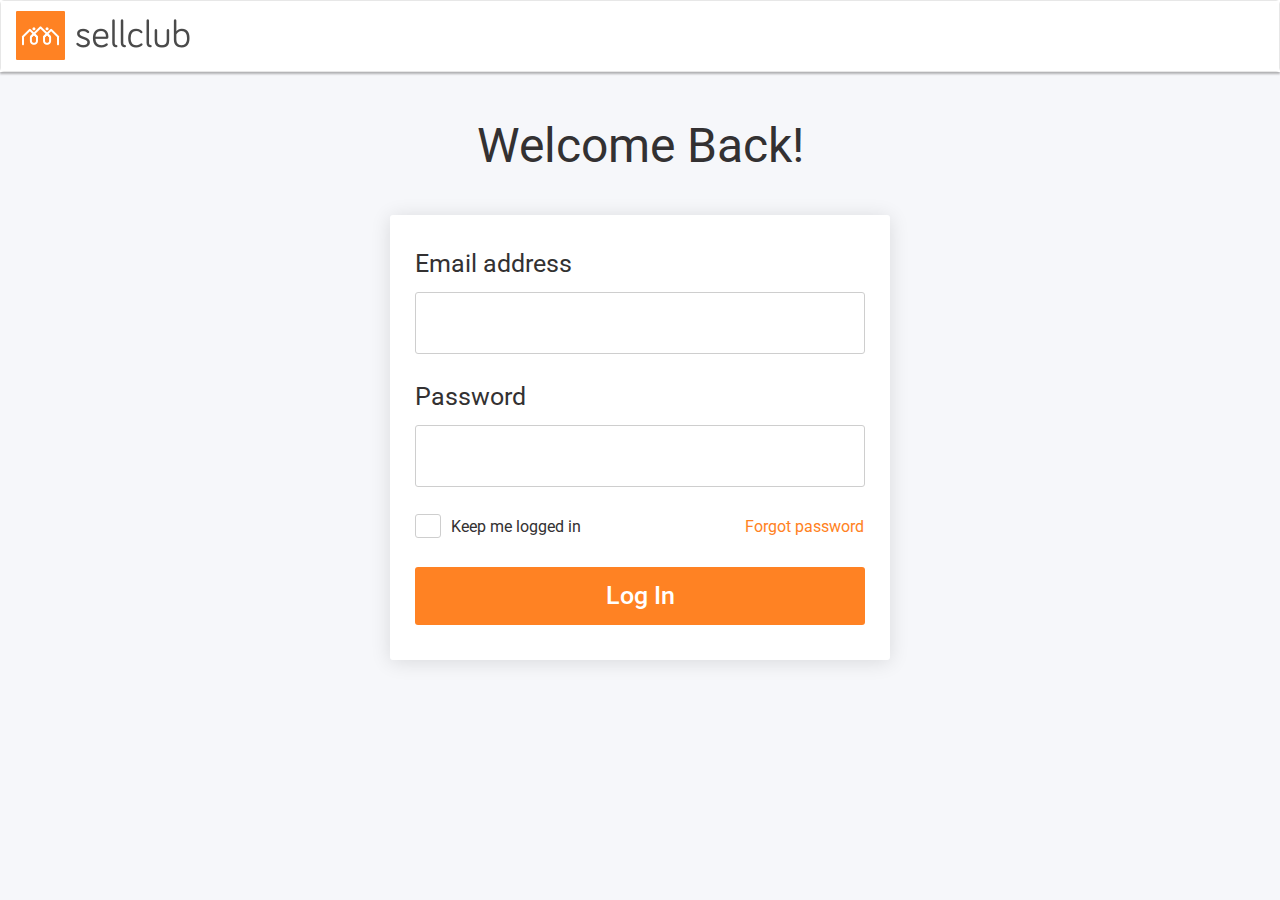
<file: index.html>
<!DOCTYPE html>
<html lang="en">
  <head>
    <meta charset="utf-8">
    <meta http-equiv="X-UA-Compatible" content="IE=edge,chrome=1">
    <title>Admin Login</title>
    <meta name="description" content="">
    <meta name="viewport" content="width=device-width">

    <link rel="icon" type="image/png" href="assets/images/favicon-icon.png" sizes="16x16">

	<!--Bootstrap-->
    <link href="assets/css/bootstrap.min.css" rel="stylesheet">
    
    <!--font-awesome CSS-->
    <link href="assets/css/font-awesome.min.css" rel="stylesheet">  
    
    <!--tooltipster CSS-->
    <link href="assets/css/tooltipster.css" rel="stylesheet">         
    
    <!--Custom Template-->
    <link href="assets/css/main.css" rel="stylesheet" type="text/css">
    
    <link href="assets/css/media-query-all.css" rel="stylesheet" type="text/css">                
		
    
    
  </head>
  
  <body>
  	<header class="dashboard-header block">
    	<nav class="navbar navbar-default container-fluid">
          <figure class="row">
           
            <figcaption class="navbar-header pull-left">
              <a class="navbar-brand" href="#"><img src="assets/images/sell-club-logo.png" class="img-responsive" alt="logo"/></a>
            </figcaption>
            <!-- /.navbar-header --> 
            
            <figcaption class="nav-menu-right pull-right">
                   
            </figcaption>
            <!-- /.nav-right --> 
                      
          </figure>
          <!-- /row -->          
		</nav>
        <!-- /.container-fluid -->
    </header>
    <!-- /.dashboard-header -->
    
  	<main class="block">
    	<section class="vendor-login block">
        	<article class="container">
            	<figure>
                	<h1 class="welcome-heading text-center"> Welcome Back! </h1>
                    
                    <figcaption class="login-body">
                        	
                        <form>
                            <div class="form-group">
                                <label for="exampleInputEmail1">Email address</label>
    							<input type="email" class="form-control" id="exampleInputEmail1" placeholder="">
                            </div>
                            
                            <div class="form-group">
                                <label for="exampleInputPassword1">Password</label>
                                <input type="password" class="form-control" id="exampleInputPassword1" placeholder="">
                          	</div>
                            
                            <div class="form-group">
                                
                                <div class="checkbox-custom">
                                  <input id="keep-me" type="checkbox">
                                  <label for="keep-me" class="gray-darker">Keep me logged in</label>
                                </div>
                                
                                
                                <div class="forgot-pass">
                                    <a href="forgot-password.html">Forgot password</a>
                                </div>                                    
                            </div>
                            
                            <button type="button" class="btn adminlogin-btn" onclick="window.location.href='admin-property.html'">Log In</button>
                            
                            
                    	</form>
                        
                    </figcaption>
                    <!--End of login-body-->
                    
                    
                    
                </figure>
            </article>             
        </section>
        <!--End of vendor-login-->
    </main>	
  	<!--End of /.main -->
    
    
       
    <script type="text/javascript" src="assets/js/jquery.js"></script>
    <script type="text/javascript" src="assets/js/bootstrap.min.js"></script>
    <script type="text/javascript" src="assets/js/main.js"></script>
    <script type="text/javascript" src="assets/js/jquery.tooltipster.min.js"></script>  
    
    
  </body>
</html>
</file>
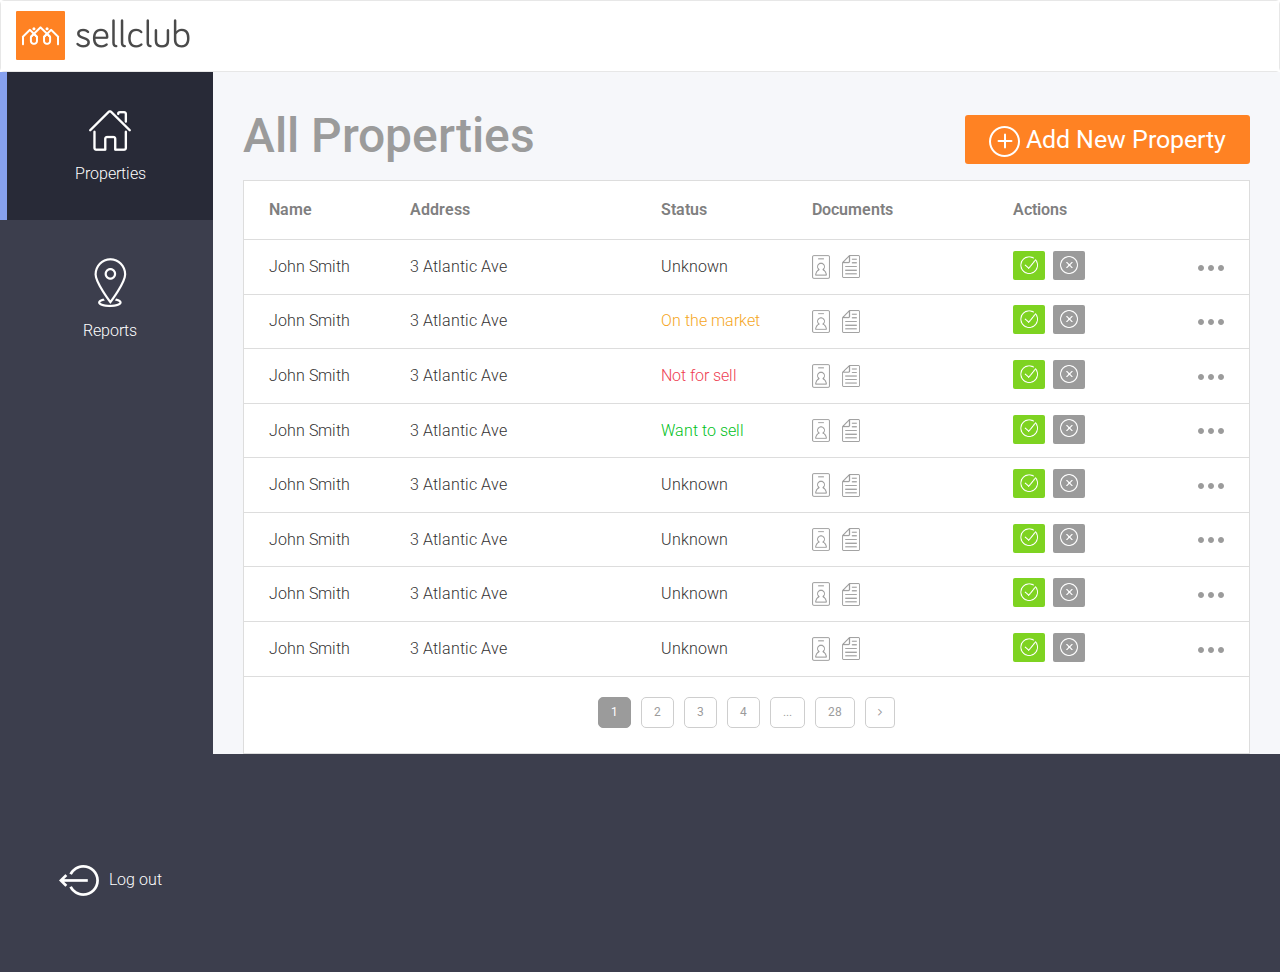
<file: admin-property.html>
<!DOCTYPE html>
<html lang="en">
  <head>
    <meta charset="utf-8">
    <meta http-equiv="X-UA-Compatible" content="IE=edge,chrome=1">
    <title>Admin Properties</title>
    <meta name="description" content="">
    <meta name="viewport" content="width=device-width">

    <link rel="icon" type="image/png" href="assets/images/favicon-icon.png" sizes="16x16">

	<!--Bootstrap-->
    <link href="assets/css/bootstrap.min.css" rel="stylesheet">
    
    <!--font-awesome CSS-->
    <link href="assets/css/font-awesome.min.css" rel="stylesheet">  
    
    <!--tooltipster CSS-->
    <link href="assets/css/tooltipster.css" rel="stylesheet">         
    
    <!--Custom Template-->
    <!--<link href="assets/css/style.css" rel="stylesheet" type="text/css">-->
    <link href="assets/css/main.css" rel="stylesheet" type="text/css">
    
    <link href="assets/css/media-query-all.css" rel="stylesheet" type="text/css">                
		
    
    
  </head>
  
  <body>
  	<header class="dashboard-header block">
    	<nav class="navbar navbar-default container-fluid">
          <figure class="row">
           
            <figcaption class="navbar-header pull-left">
              <a class="navbar-brand" href="#"><img src="assets/images/sell-club-logo.png" class="img-responsive" alt="logo"/></a>
            </figcaption>
            <!-- /.navbar-header --> 
            
            <figcaption class="nav-menu-right pull-right">
                 
            </figcaption>
            <!-- /.nav-right --> 
                      
          </figure>
          <!-- /row -->          
		</nav>
        <!-- /.container-fluid -->
    </header>
    <!-- /.dashboard-header -->
    
  	<main class="block">
    	<section class="container-fluid dashboad">
        	<section class="row">
                <section class="col-md-2 col-sm-3 col-xs-12 dashboardMenu">
                    <ul>
                    	<li class="active"><a href="admin-property.html"><img src="assets/images/home-icon.png" alt="img" >Properties</a></li>
                        <li><a href="reports.html"><img src="assets/images/reports-menu-icon.png" alt="img" >Reports</a></li>
                        <li class="log-out"><a href="admin-login.html"><img src="assets/images/log-out-icon.png" alt="img" /> Log out</a></li>
                    </ul>
                </section>
                <!--End of dashboardMenu-->
                
                <section class="col-md-10 col-sm-9 col-xs-12 dashboardContent">
                    
                    <article class="block">
                    	<figure class="admin-property">
                        	<figcaption class="col-sm-12 col-xs-12 property-top">
                            	<div class="pull-left">
                                	<h2 class="dashboard-title">All Properties</h2>
                                </div>
                                <div class="pull-right">
                                    <a href="javascript:void(0);" data-target="#admin-new-property" data-toggle="modal" class="claim-button"><img src="assets/images/add-property-icon.png" alt="icon" /> Add New Property</a>
                                </div>
                            </figcaption>
                            <!--End of col-->
                            
                            <figcaption class="col-sm-12 col-xs-12 admin-property-body">
                            
                            	
                                
                                <table class="admin-property-table">
                                    <tr>
                                        <th>Name</th>
                                        <th>Address</th>
                                        <th>Status</th>
                                        <th>Documents</th>
                                        <th>Actions</th>
                                    </tr>
                                    
                                    <tr>
                                        <td>John Smith</td>
                                        <td>3 Atlantic Ave</td>
                                        <td>Unknown</td>                                        
                                        <td>
                                        	<a href="javascript:void(0);" data-target="#view-photo" data-toggle="modal" class="tooltip-link tooltipstered doc-icon" title="Photo ID"><img src="assets/images/photo-id-icon.png" alt="icon" /></a>
                                            <a href="javascript:void(0);" class="tooltip-link tooltipstered doc-icon" title="Council Rate / Water Rate"><img src="assets/images/council-rate-icon.png" alt="icon" /></a>
                                        </td>
                                        
                                        <td>
                                        	<span class="action-state">
                                            	<a href="#" class="action-normal success"><img src="assets/images/action-ok-icon.png" alt="icon" /></a>
                                                <a href="#" class="action-normal"><img src="assets/images/action-close-icon.png" alt="icon" /></a>
                                            </span>
                                            
                                            <span class="action-details">
                                            	<a href="javascript:void(0);" data-target="#view-details" data-toggle="modal" class="tooltip-link tooltipstered" title="Details"><img src="assets/images/action-details-icon.png" alt="icon" /></a>
                                            </span>                                            
                                        </td>
                                        
                                    </tr>
                                    
                                    <tr>
                                        <td>John Smith</td>
                                        <td>3 Atlantic Ave</td>
                                        <td class="warning">On the market</td>                                        
                                        <td>
                                        	<a href="javascript:void(0);" data-target="#view-photo" data-toggle="modal" class="tooltip-link tooltipstered doc-icon" title="Photo ID"><img src="assets/images/photo-id-icon.png" alt="icon" /></a>
                                            <a href="javascript:void(0);" class="tooltip-link tooltipstered doc-icon" title="Council Rate / Water Rate"><img src="assets/images/council-rate-icon.png" alt="icon" /></a>
                                        </td>
                                        
                                        <td>
                                        	<span class="action-state">
                                            	<a href="#" class="action-normal success"><img src="assets/images/action-ok-icon.png" alt="icon" /></a>
                                                <a href="#" class="action-normal"><img src="assets/images/action-close-icon.png" alt="icon" /></a>
                                            </span>
                                            
                                            <span class="action-details">
                                            	<a href="javascript:void(0);" data-target="#view-details" data-toggle="modal" class="tooltip-link tooltipstered" title="Details"><img src="assets/images/action-details-icon.png" alt="icon" /></a>
                                            </span>                                            
                                        </td>
                                        
                                    </tr>
                                    
                                    <tr>
                                        <td>John Smith</td>
                                        <td>3 Atlantic Ave</td>
                                        <td class="danger">Not for sell</td>                                        
                                        <td>
                                        	<a href="javascript:void(0);" data-target="#view-photo" data-toggle="modal" class="tooltip-link tooltipstered doc-icon" title="Photo ID"><img src="assets/images/photo-id-icon.png" alt="icon" /></a>
                                            <a href="javascript:void(0);" class="tooltip-link tooltipstered doc-icon" title="Council Rate / Water Rate"><img src="assets/images/council-rate-icon.png" alt="icon" /></a>
                                        </td>
                                        
                                        <td>
                                        	<span class="action-state">
                                            	<a href="#" class="action-normal success"><img src="assets/images/action-ok-icon.png" alt="icon" /></a>
                                                <a href="#" class="action-normal"><img src="assets/images/action-close-icon.png" alt="icon" /></a>
                                            </span>
                                            
                                            <span class="action-details">
                                            	<a href="javascript:void(0);" data-target="#view-details" data-toggle="modal" class="tooltip-link tooltipstered" title="Details"><img src="assets/images/action-details-icon.png" alt="icon" /></a>
                                            </span>                                            
                                        </td>
                                        
                                    </tr>
                                    
                                    <tr>
                                        <td>John Smith</td>
                                        <td>3 Atlantic Ave</td>
                                        <td class="success">Want to sell</td>                                        
                                        <td>
                                        	<a href="javascript:void(0);" data-target="#view-photo" data-toggle="modal" class="tooltip-link tooltipstered doc-icon" title="Photo ID"><img src="assets/images/photo-id-icon.png" alt="icon" /></a>
                                            <a href="javascript:void(0);" class="tooltip-link tooltipstered doc-icon" title="Council Rate / Water Rate"><img src="assets/images/council-rate-icon.png" alt="icon" /></a>
                                        </td>
                                        
                                        <td>
                                        	<span class="action-state">
                                            	<a href="#" class="action-normal success"><img src="assets/images/action-ok-icon.png" alt="icon" /></a>
                                                <a href="#" class="action-normal"><img src="assets/images/action-close-icon.png" alt="icon" /></a>
                                            </span>
                                            
                                            <span class="action-details">
                                            	<a href="javascript:void(0);" data-target="#view-details" data-toggle="modal" class="tooltip-link tooltipstered" title="Details"><img src="assets/images/action-details-icon.png" alt="icon" /></a>
                                            </span>                                            
                                        </td>
                                        
                                    </tr>
                                    
                                    <tr>
                                        <td>John Smith</td>
                                        <td>3 Atlantic Ave</td>
                                        <td>Unknown</td>                                        
                                        <td>
                                        	<a href="javascript:void(0);" data-target="#view-photo" data-toggle="modal" class="tooltip-link tooltipstered doc-icon" title="Photo ID"><img src="assets/images/photo-id-icon.png" alt="icon" /></a>
                                            <a href="javascript:void(0);" class="tooltip-link tooltipstered doc-icon" title="Council Rate / Water Rate"><img src="assets/images/council-rate-icon.png" alt="icon" /></a>
                                        </td>
                                        
                                        <td>
                                        	<span class="action-state">
                                            	<a href="#" class="action-normal success"><img src="assets/images/action-ok-icon.png" alt="icon" /></a>
                                                <a href="#" class="action-normal"><img src="assets/images/action-close-icon.png" alt="icon" /></a>
                                            </span>
                                            
                                            <span class="action-details">
                                            	<a href="javascript:void(0);" data-target="#view-details" data-toggle="modal" class="tooltip-link tooltipstered" title="Details"><img src="assets/images/action-details-icon.png" alt="icon" /></a>
                                            </span>                                            
                                        </td>
                                        
                                    </tr>
                                    
                                    <tr>
                                        <td>John Smith</td>
                                        <td>3 Atlantic Ave</td>
                                        <td>Unknown</td>                                        
                                        <td>
                                        	<a href="javascript:void(0);" data-target="#view-photo" data-toggle="modal" class="tooltip-link tooltipstered doc-icon" title="Photo ID"><img src="assets/images/photo-id-icon.png" alt="icon" /></a>
                                            <a href="javascript:void(0);" class="tooltip-link tooltipstered doc-icon" title="Council Rate / Water Rate"><img src="assets/images/council-rate-icon.png" alt="icon" /></a>
                                        </td>
                                        
                                        <td>
                                        	<span class="action-state">
                                            	<a href="#" class="action-normal success"><img src="assets/images/action-ok-icon.png" alt="icon" /></a>
                                                <a href="#" class="action-normal"><img src="assets/images/action-close-icon.png" alt="icon" /></a>
                                            </span>
                                            
                                            <span class="action-details">
                                            	<a href="javascript:void(0);" data-target="#view-details" data-toggle="modal" class="tooltip-link tooltipstered" title="Details"><img src="assets/images/action-details-icon.png" alt="icon" /></a>
                                            </span>                                            
                                        </td>
                                        
                                    </tr>
                                    
                                    <tr>
                                        <td>John Smith</td>
                                        <td>3 Atlantic Ave</td>
                                        <td>Unknown</td>                                        
                                        <td>
                                        	<a href="javascript:void(0);" data-target="#view-photo" data-toggle="modal" class="tooltip-link tooltipstered doc-icon" title="Photo ID"><img src="assets/images/photo-id-icon.png" alt="icon" /></a>
                                            <a href="javascript:void(0);" class="tooltip-link tooltipstered doc-icon" title="Council Rate / Water Rate"><img src="assets/images/council-rate-icon.png" alt="icon" /></a>
                                        </td>
                                        
                                        <td>
                                        	<span class="action-state">
                                            	<a href="#" class="action-normal success"><img src="assets/images/action-ok-icon.png" alt="icon" /></a>
                                                <a href="#" class="action-normal"><img src="assets/images/action-close-icon.png" alt="icon" /></a>
                                            </span>
                                            
                                            <span class="action-details">
                                            	<a href="javascript:void(0);" data-target="#view-details" data-toggle="modal" class="tooltip-link tooltipstered" title="Details"><img src="assets/images/action-details-icon.png" alt="icon" /></a>
                                            </span>                                            
                                        </td>
                                        
                                    </tr>
                                    
                                    <tr>
                                        <td>John Smith</td>
                                        <td>3 Atlantic Ave</td>
                                        <td>Unknown</td>                                        
                                        <td>
                                        	<a href="javascript:void(0);" data-target="#view-photo" data-toggle="modal" class="tooltip-link tooltipstered doc-icon" title="Photo ID"><img src="assets/images/photo-id-icon.png" alt="icon" /></a>
                                            <a href="javascript:void(0);" class="tooltip-link tooltipstered doc-icon" title="Council Rate / Water Rate"><img src="assets/images/council-rate-icon.png" alt="icon" /></a>
                                        </td>
                                        
                                        <td>
                                        	<span class="action-state">
                                            	<a href="#" class="action-normal success"><img src="assets/images/action-ok-icon.png" alt="icon" /></a>
                                                <a href="#" class="action-normal"><img src="assets/images/action-close-icon.png" alt="icon" /></a>
                                            </span>
                                            
                                            <span class="action-details">
                                            	<a href="javascript:void(0);" data-target="#view-details" data-toggle="modal" class="tooltip-link tooltipstered" title="Details"><img src="assets/images/action-details-icon.png" alt="icon" /></a>
                                            </span>                                            
                                        </td>
                                        
                                    </tr>
                                    
    							</table>
                                
                                
                                
                                <figcaption class="pagination-bar">                                    
                                	<nav aria-label="Page navigation">
                                      <ul class="pagination">
                                        <li class="hidden">
                                          <a href="#" aria-label="Previous">
                                            <span aria-hidden="true"><i class="fa fa-angle-left" aria-hidden="true"></i></span>
                                          </a>
                                        </li>
                                        <li class="active"><a href="#">1</a></li>
                                        <li><a href="#">2</a></li>
                                        <li><a href="#">3</a></li>
                                        <li><a href="#">4</a></li>
                                        <li><a href="#">...</a></li>                                       
                                        <li><a href="#">28</a></li>
                                        <li>
                                          <a href="#" aria-label="Next">
                                            <span aria-hidden="true"><i class="fa fa-angle-right" aria-hidden="true"></i></span>
                                          </a>
                                        </li>
                                      </ul>
                                    </nav>
                                </figcaption>
                                <!--End of pagination-bar-->
                            	
                                
                                
                            </figcaption>
                            <!--End of admin-property-body-->
                                                    
                        </figure>
                        <!--End of admin-property-->
                      
                   	</article>
                                  
                </section>
                <!--End of dashboardContent-->
            </section>
            <!--End of row-->    
        </section>
        <!--End of dashboad-->
        
        
        
        <section class="block all-modal">
        	
            <article>
            
            	 <figure class="modal fade admin-new-property" id="admin-new-property" tabindex="-1" role="dialog" aria-labelledby="myModalLabel">
                      <div class="modal-dialog" role="document">
                        <div class="modal-content">
                          <div class="modal-header">
                            <h4 class="modal-title">Add New Property</h4>
                          </div>
                          <div class="modal-body">
                              <form action="">
                                  <div class="form-group">
                                      <label for="">Property Address</label>
                                      <input type="text" placeholder="Enter address" class="form-control">
                                  </div>
                                  <div class="form-group">
                                      <label for="">Property Status</label>
                                       <div class="custom-select">
                                          <select name="" id="">
                                              <option value="">On the Market</option>
                                              <option value="">On the Market</option>
                                              <option value="">On the Market</option>
                                          </select>
                                      </div>
                                  </div>
                              </form>
                          </div>
                          <div class="modal-footer">
                            <button type="button" class="btn cancel-btn" data-dismiss="modal">Cancel</button>
                            <button type="button" class="btn">ADD</button>
                          </div>
                        </div>
                      </div>
                    </figure>
                    <!-- End of admin-new-property -->
                    
                    
                    <figure class="modal fade view-photo" id="view-photo" tabindex="-1" role="dialog" aria-labelledby="myModalLabel">
                      <div class="modal-dialog" role="document">
                        <div class="modal-content">
                          <div class="modal-header view">
                            <button type="button" class="close" data-dismiss="modal" aria-label="Close"><span aria-hidden="true">&times;</span></button>
                            <h4 class="modal-title">View Photo ID</h4>
                          </div>
                          <div class="modal-body view-photo-body">
                              <div class="ID-card">
                                  <img src="assets/images/id.jpg" alt="ID CARD" class="img-responsive">
                              </div>
                          </div>
                        </div>
                      </div>
                    </figure>
                    <!-- End of view-photo -->
                    
                    
                    <figure class="modal fade view-details" id="view-details" tabindex="-1" role="dialog" aria-labelledby="myModalLabel">
                      <div class="modal-dialog" role="document">
                        <div class="modal-content">
                          <div class="modal-header view">
                            <button type="button" class="close" data-dismiss="modal" aria-label="Close"><span aria-hidden="true">&times;</span></button>
                            <h4 class="modal-title">View Details</h4>
                          </div>
                          <div class="modal-body view-details-body">
                              <div class="view">
                                  <p>name</p>
                                  <div class="pre-view">
                                      <p>emily feng</p>
                                  </div>
                              </div>
                              <div class="view">
                                  <p>address</p>
                                  <div class="pre-view">
                                      <p>350 bourke st, melbourne VIC 3004, australia</p>
                                  </div>
                              </div>
                              <div class="view">
                                  <p>postal address</p>
                                  <div class="pre-view">
                                      <p>350 bourke st, melbourne VIC 3004, australia</p>
                                  </div>
                              </div>
                              <div class="view">
                                  <p>mobile number</p>
                                  <div class="pre-view">
                                      <p>123-456-7890</p>
                                  </div>
                              </div>
                              <div class="view">
                                  <p>e-mail address</p>
                                  <div class="pre-view view-email">
                                      <p class="">emily@gmail.com</p>
                                  </div>
                              </div>
                          </div>
                        </div>
                      </div>
                    </figure>
                    <!-- End of View Details-->
            	
                 
                    
                             
            
            
            
            </article>        
        </section>
        <!-- End of all-modal--> 
        
        
        
    </main>	
  	<!--End of /.main -->
    
    
       
    <script type="text/javascript" src="assets/js/jquery.js"></script>
    <script type="text/javascript" src="assets/js/bootstrap.min.js"></script>
    <script type="text/javascript" src="assets/js/main.js"></script>
    <script type="text/javascript" src="assets/js/jquery.tooltipster.min.js"></script>  
    
    
  </body>
</html>
</file>
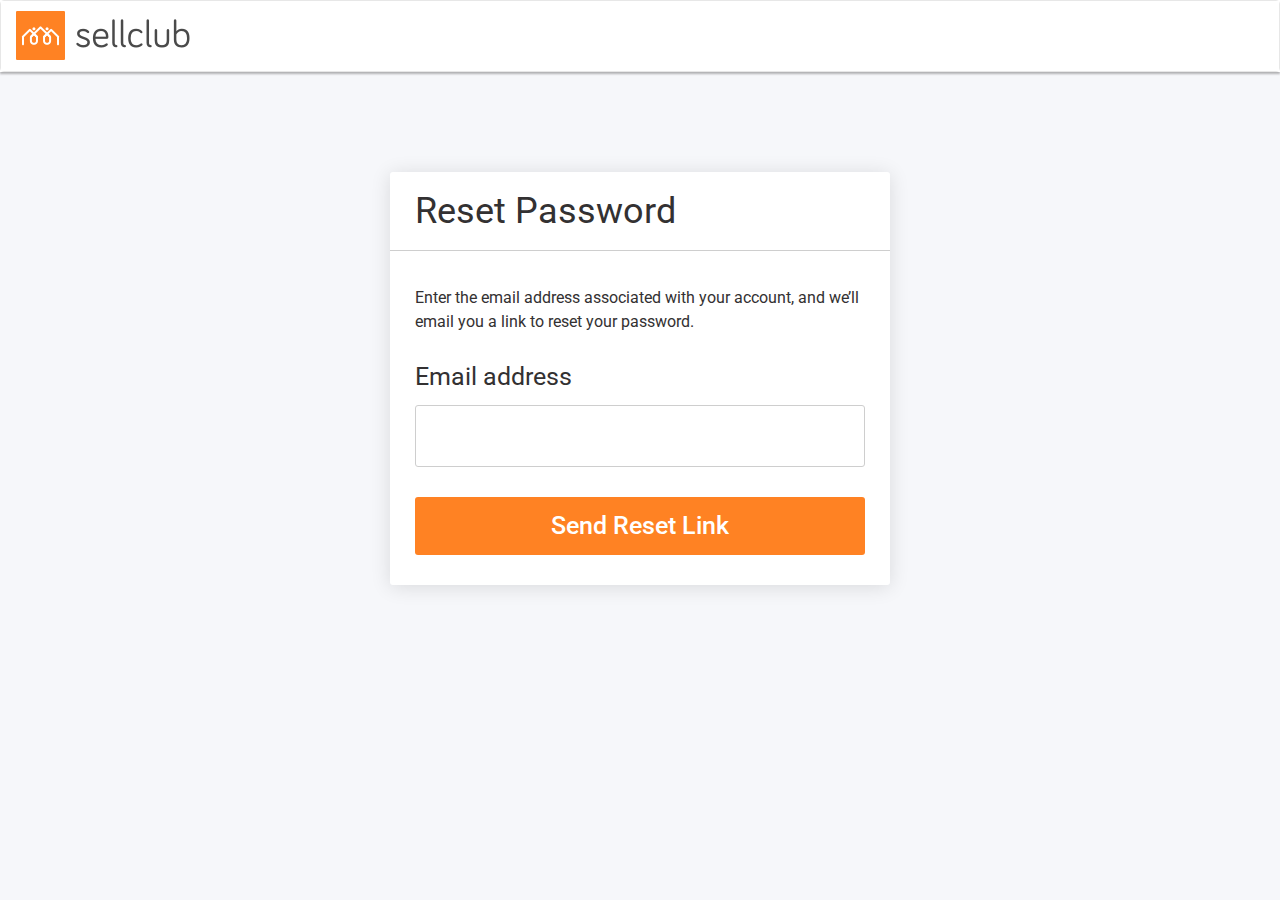
<file: forgot-password.html>
<!DOCTYPE html>
<html lang="en">
  <head>
    <meta charset="utf-8">
    <meta http-equiv="X-UA-Compatible" content="IE=edge,chrome=1">
    <title>Forgot Password</title>
    <meta name="description" content="">
    <meta name="viewport" content="width=device-width">

    <link rel="icon" type="image/png" href="assets/images/favicon-icon.png" sizes="16x16">

	<!--Bootstrap-->
    <link href="assets/css/bootstrap.min.css" rel="stylesheet">
    
    <!--font-awesome CSS-->
    <link href="assets/css/font-awesome.min.css" rel="stylesheet">  
    
    <!--tooltipster CSS-->
    <link href="assets/css/tooltipster.css" rel="stylesheet">         
    
    <!--Custom Template-->
    <link href="assets/css/main.css" rel="stylesheet" type="text/css">
    
    <link href="assets/css/media-query-all.css" rel="stylesheet" type="text/css">                
		
    
    
  </head>
  
  <body>
  	<header class="dashboard-header block">
    	<nav class="navbar navbar-default container-fluid">
          <figure class="row">
           
            <figcaption class="navbar-header pull-left">
              <a class="navbar-brand" href="#"><img src="assets/images/sell-club-logo.png" class="img-responsive" alt="logo"/></a>
            </figcaption>
            <!-- /.navbar-header --> 
            
            <figcaption class="nav-menu-right pull-right">
                   
            </figcaption>
            <!-- /.nav-right --> 
                      
          </figure>
          <!-- /row -->          
		</nav>
        <!-- /.container-fluid -->
    </header>
    <!-- /.dashboard-header -->
    
  	<main class="block">
    	<section class="vendor-login forgotPassword block">
        	<article class="container">
            	<figure>
                	 
                    <figcaption class="login-body forgotPass-body">
                        
                        <h4>Reset Password</h4>
                        	
                        <form>
                            
                            <div class="form-group">
                            	<p>Enter the email address associated with your account, and we’ll email you a link to reset your password.</p>
                            </div>
                            
                            <div class="form-group">
                                <label for="exampleInputEmail1">Email address</label>
    							<input type="email" class="form-control" id="exampleInputEmail1" placeholder="">
                            </div>
                            
                            <button type="button" class="btn loginBtn">Send Reset Link</button>
                            
                    	</form>
                        
                    </figcaption>
                    <!--End of login-body-->
                    
                    
                    
                </figure>
            </article>             
        </section>
        <!--End of vendor-login-->
    </main>	
  	<!--End of /.main -->
    
    
       
    <script type="text/javascript" src="assets/js/jquery.js"></script>
    <script type="text/javascript" src="assets/js/bootstrap.min.js"></script>
    <script type="text/javascript" src="assets/js/main.js"></script>
    <script type="text/javascript" src="assets/js/jquery.tooltipster.min.js"></script>  
    
    
  </body>
</html>
</file>
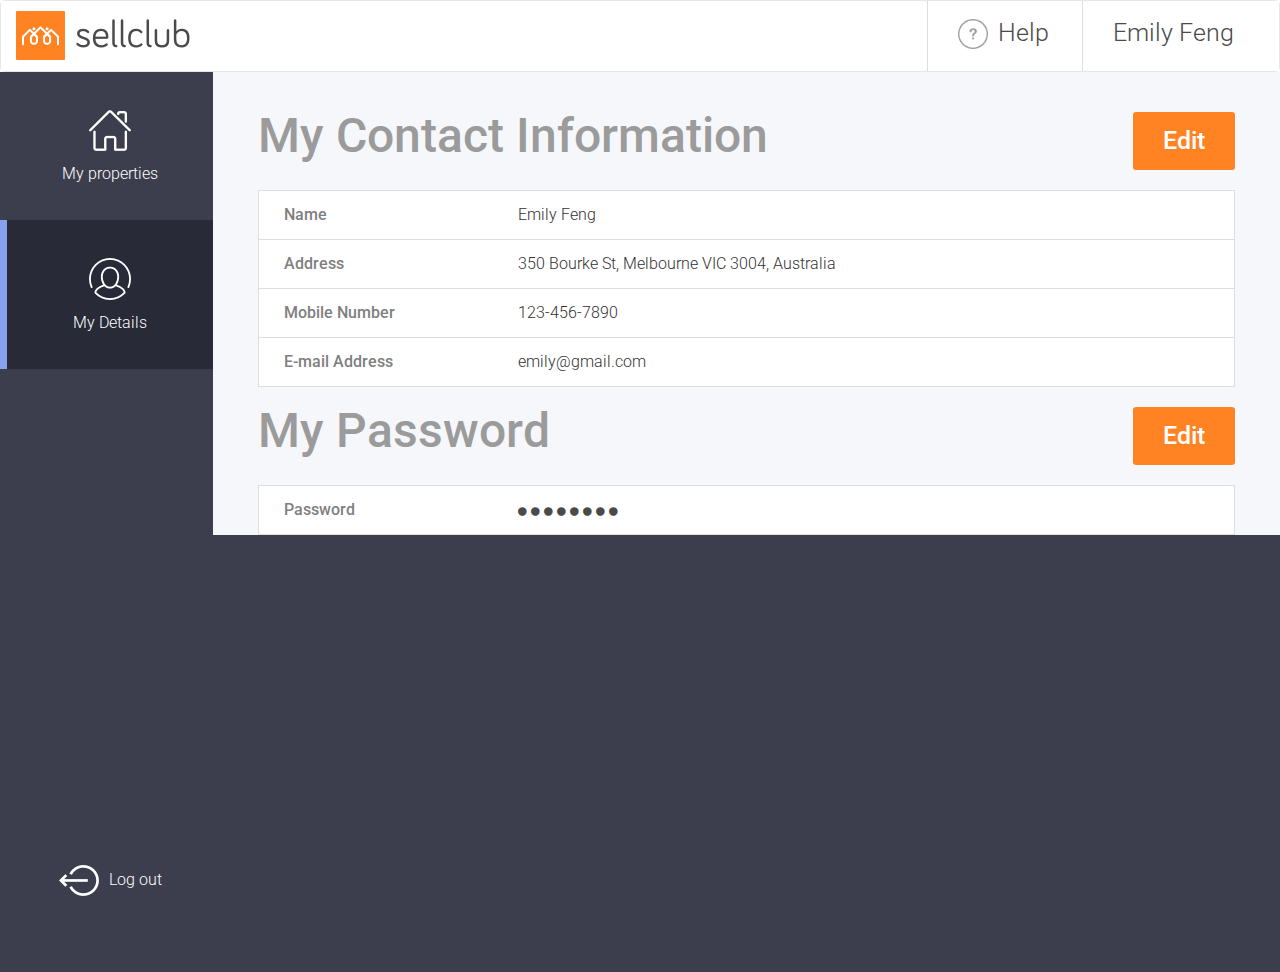
<file: my-details.html>
<!DOCTYPE html>
<html lang="en">
  <head>
    <meta charset="utf-8">
    <meta http-equiv="X-UA-Compatible" content="IE=edge,chrome=1">
    <title>My Details</title>
    <meta name="description" content="">
    <meta name="viewport" content="width=device-width">

    <link rel="icon" type="image/png" href="assets/images/favicon-icon.png" sizes="16x16">

	<!--Bootstrap-->
    <link href="assets/css/bootstrap.min.css" rel="stylesheet">
    
    <!--font-awesome CSS-->
    <link href="assets/css/font-awesome.min.css" rel="stylesheet">  
    
    <!--tooltipster CSS-->
    <link href="assets/css/tooltipster.css" rel="stylesheet">         
    
    <!--Custom Template-->
    <!--<link href="assets/css/style.css" rel="stylesheet" type="text/css">-->
    <link href="assets/css/main.css" rel="stylesheet" type="text/css">
    
    <link href="assets/css/media-query-all.css" rel="stylesheet" type="text/css">                
		
    
    
  </head>
  
  <body>
  	<header class="dashboard-header block">
    	<nav class="navbar navbar-default container-fluid">
          <figure class="row">
           
            <figcaption class="navbar-header pull-left">
              <a class="navbar-brand" href="#"><img src="assets/images/sell-club-logo.png" class="img-responsive" alt="logo"/></a>
            </figcaption>
            <!-- /.navbar-header --> 
            
            <figcaption class="nav-menu-right pull-right">
                <ul class="top-right-menu">                          
                    <li><a href="#"><img src="assets/images/oval-qs.png" alt="img" /> Help</a></li>
                    <li><a href="#">Emily Feng</a></li> 
                </ul>    
            </figcaption>
            <!-- /.nav-right --> 
                      
          </figure>
          <!-- /row -->          
		</nav>
        <!-- /.container-fluid -->
    </header>
    <!-- /.dashboard-header -->
    
  	<main class="block">
    	<section class="container-fluid dashboad">
        	<section class="row">
                <section class="col-md-2 col-sm-3 col-xs-12 dashboardMenu">
                    <ul>
                    	<li><a href="my-property.html"><img src="assets/images/home-icon.png" alt="img" >My properties</a></li>
                        <li class="active"><a href="my-details.html"><img src="assets/images/my-icon.png" alt="img" > My Details</a></li>
                        <li class="log-out"><a href="vendor-login.html"><img src="assets/images/log-out-icon.png" alt="img" /> Log out</a></li>
                    </ul>
                </section>
                <!--End of dashboardMenu-->
                
                <section class="col-md-10 col-sm-9 col-xs-12 dashboardContent">
                    
                    <article class="block">
                    	<figure class="my-details">
                        	
                            <figcaption class="col-sm-12 col-xs-12 my-contact-info">
                            	<div class="pull-left">
                                	<h2 class="dashboard-title">My Contact Information</h2>
                                </div>
                                <div class="pull-right">
                                    <button class="btn edit-btn" data-target="#edit-contact-imfo" data-toggle="modal">Edit</button>
                                </div>
                                
                                <table class="contact-info-table">
                                	<tr>
                                    	<td>Name</td>
                                        <td>Emily Feng</td>
                                    </tr>
                                    
                                    <tr>
                                    	<td>Address</td>
                                        <td>350 Bourke St, Melbourne VIC 3004, Australia</td>
                                    </tr>
                                    
                                    <tr>
                                    	<td>Mobile Number</td>
                                        <td>123-456-7890</td>
                                    </tr>
                                    
                                    <tr>
                                    	<td>E-mail Address</td>
                                        <td>emily@gmail.com</td>
                                    </tr>
                                
                                
                                </table>
                            	<!--End of contact-info-table-->
                                
                                
                            </figcaption>
                            <!--End of my-contact-info-->                            
                            
                            
                            <figcaption class="col-sm-12 col-xs-12 my-password">
                            	<div class="pull-left">
                                	<h2 class="dashboard-title">My Password</h2>
                                </div>
                                <div class="pull-right">
                                    <button class="btn edit-btn" data-target="#change-password" data-toggle="modal">Edit</button>
                                </div>
                                
                                <table class="my-password-table">
                                	<tr>
                                    	<td>Password</td>
                                        <td><i class="fa fa-circle" aria-hidden="true"></i> <i class="fa fa-circle" aria-hidden="true"></i> <i class="fa fa-circle" aria-hidden="true"></i> <i class="fa fa-circle" aria-hidden="true"></i> <i class="fa fa-circle" aria-hidden="true"></i> <i class="fa fa-circle" aria-hidden="true"></i> <i class="fa fa-circle" aria-hidden="true"></i> <i class="fa fa-circle" aria-hidden="true"></i> </td>
                                    </tr>
                                </table>
                            	<!--End of my-password-table-->
                                
                                
                            </figcaption>
                            <!--End of my-password-->
                            
                            
                            
                            
                                                    
                        </figure>
                        <!--End of my-details-->
                      
                   	</article>
                                  
                </section>
                <!--End of dashboardContent-->
            </section>
            <!--End of row-->    
        </section>
        <!--End of dashboad-->
        
        
        
        
        <section class="block all-modal">
        	
            <article>
            	
                  
                    
                   <figure class="modal fade edit-contact-imformation" id="edit-contact-imfo" tabindex="-1" role="dialog" aria-labelledby="myModalLabel">
                      <div class="modal-dialog" role="document">
                        <div class="modal-content">
                          <div class="modal-header">
                            <h4 class="modal-title">Edit Contact Information</h4>
                          </div>
                          <div class="modal-body edit-contact-information-body">
                              <form action="">
                                  <div class="form-group">
                                      <label for="">Name</label>
                                      <input type="text" class="form-control" value="Emily Feng">
                                  </div>
                                  <div class="form-group">
                                      <label for="">Address</label>
                                      <input type="text" class="form-control" value="350 bourke st, melbourne VIC 3004, australia">
                                  </div>
                                  <div class="form-group">
                                      <label for="">Postal Address</label>
                                  </div>
                                  
                                  <div class="form-group">
                                      <div class="checkbox-custom">
                                          <input type="checkbox" id="chech-me">
                                          <label for="chech-me" >Same as above</label>
                                      </div>
                                  </div>
                                 
                                  <div class="form-group">
                                      <input type="text" class="form-control blank" >
                                  </div>
                                  <div class="form-group">
                                      <label for="">Mobile Number</label>
                                      <input type="text" class="form-control" value="123-456-7890">
                                  </div>
                                  <div class="form-group">
                                      <label for="">E-mail address</label>
                                      <input type="text" class="form-control" value="emily@|">
                                  </div>
                              </form>
                          </div>
                          <div class="modal-footer">
                            <button type="button" class="btn cancel-btn" data-dismiss="modal">Cancel</button>
                            <button type="button" class="btn">SAVE</button>
                          </div>
                        </div>
                      </div>
                      
                    </figure>
                    <!-- End of Edit contact information -->
                    
                    
                    
                    <figure class="modal fade change-password" id="change-password" tabindex="-1" role="dialog" aria-labelledby="myModalLabel">
                      <div class="modal-dialog" role="document">
                        <div class="modal-content">
                          <div class="modal-header">
                            <h4 class="modal-title">Change Password</h4>
                          </div>
                          <div class="modal-body change-password-body">
                              <form action="">
                                  <div class="form-group">
                                      <label for="password">Current Password</label>
                                      <input type="password" class="form-control">
                                  </div>
                                  <div class="form-group">
                                      <label for="password">New Password</label>
                                      <input type="password" class="form-control">
                                  </div>
                                  <div class="form-group">
                                      <label for="password">Confirm New Password</label>
                                      <input type="password" class="form-control">
                                  </div>
                              </form>
                          </div>
                          <div class="modal-footer">
                            <button type="button" class="btn cancel-btn" data-dismiss="modal">Cancel</button>
                            <button type="button" class="btn">SAVE</button>
                          </div>
                        </div>
                      </div>
                    </figure>
                    <!-- End of Change Password -->
                        
                    
                             
            
            
            
            </article>        
        </section>
        <!-- End of all-modal--> 
        
        
        
        
        
        
    </main>	
  	<!--End of /.main -->
    
    
       
    <script type="text/javascript" src="assets/js/jquery.js"></script>
    <script type="text/javascript" src="assets/js/bootstrap.min.js"></script>
    <script type="text/javascript" src="assets/js/main.js"></script>
    <script type="text/javascript" src="assets/js/jquery.tooltipster.min.js"></script>  
    
    
  </body>
</html>
</file>
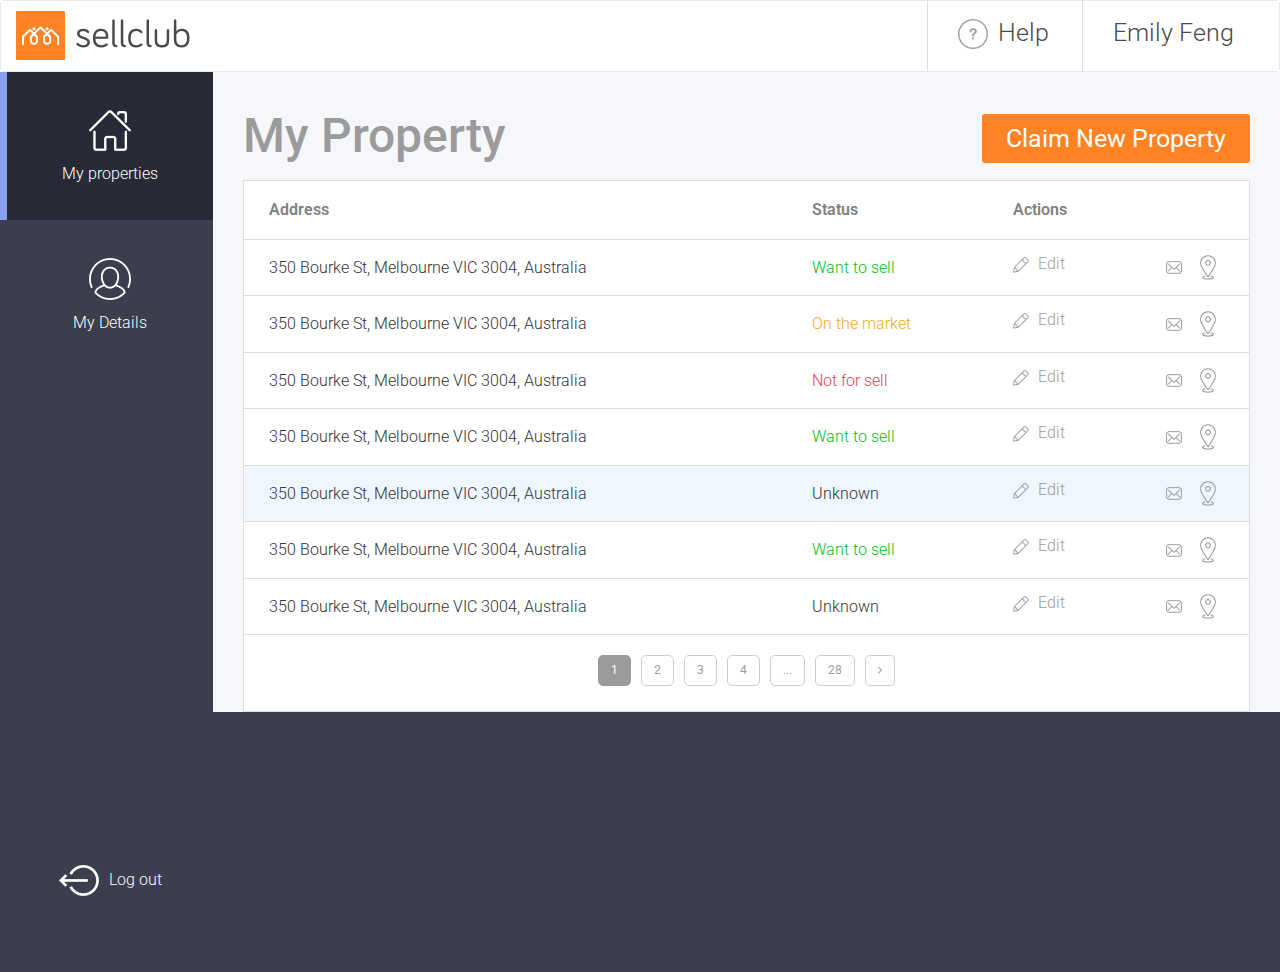
<file: my-property-list-view.html>
<!DOCTYPE html>
<html lang="en">
  <head>
    <meta charset="utf-8">
    <meta http-equiv="X-UA-Compatible" content="IE=edge,chrome=1">
    <title>My Property List View</title>
    <meta name="description" content="">
    <meta name="viewport" content="width=device-width">

    <link rel="icon" type="image/png" href="assets/images/favicon-icon.png" sizes="16x16">

	<!--Bootstrap-->
    <link href="assets/css/bootstrap.min.css" rel="stylesheet">
    
    <!--font-awesome CSS-->
    <link href="assets/css/font-awesome.min.css" rel="stylesheet">  
    
    <!--tooltipster CSS-->
    <link href="assets/css/tooltipster.css" rel="stylesheet">         
    
    <!--Custom Template-->
    <!--<link href="assets/css/style.css" rel="stylesheet" type="text/css">-->
    <link href="assets/css/main.css" rel="stylesheet" type="text/css">
    
    <link href="assets/css/media-query-all.css" rel="stylesheet" type="text/css">                
		
    
    
  </head>
  
  <body>
  	<header class="dashboard-header block">
    	<nav class="navbar navbar-default container-fluid">
          <figure class="row">
           
            <figcaption class="navbar-header pull-left">
              <a class="navbar-brand" href="#"><img src="assets/images/sell-club-logo.png" class="img-responsive" alt="logo"/></a>
            </figcaption>
            <!-- /.navbar-header --> 
            
            <figcaption class="nav-menu-right pull-right">
                <ul class="top-right-menu">                          
                    <li><a href="#"><img src="assets/images/oval-qs.png" alt="img" /> Help</a></li>
                    <li><a href="#">Emily Feng</a></li> 
                </ul>    
            </figcaption>
            <!-- /.nav-right --> 
                      
          </figure>
          <!-- /row -->          
		</nav>
        <!-- /.container-fluid -->
    </header>
    <!-- /.dashboard-header -->
    
  	<main class="block">
    	<section class="container-fluid dashboad">
        	<section class="row">
                <section class="col-md-2 col-sm-3 col-xs-12 dashboardMenu">
                    <ul>
                    	<li class="active"><a href="my-property.html"><img src="assets/images/home-icon.png" alt="img" >My properties</a></li>
                        <li><a href="my-details.html"><img src="assets/images/my-icon.png" alt="img" > My Details</a></li>
                        <li class="log-out"><a href="vendor-login.html"><img src="assets/images/log-out-icon.png" alt="img" /> Log out</a></li>
                    </ul>
                </section>
                <!--End of dashboardMenu-->
                
                <section class="col-md-10 col-sm-9 col-xs-12 dashboardContent">
                    
                    <article class="block">
                    	<figure class="my-property">
                        	<figcaption class="col-sm-12 col-xs-12 property-top">
                            	<div class="pull-left">
                                	<h2 class="dashboard-title">My Property</h2>
                                </div>
                                <div class="pull-right">
                                    <a href="javascript:void(0);" data-target="#claim-new-property" data-toggle="modal" class="claim-button">Claim New Property</a>
                                </div>
                            </figcaption>
                            <!--End of col-->
                            
                            <figcaption class="col-sm-12 col-xs-12 property-body-list-view">
                            
                            	
                                
                                <table class="list-view-table">
                                    <tr>
                                        <th>Address</th>
                                        <th>Status</th>
                                        <th>Actions</th>
                                    </tr>
                                    <tr>
                                        <td>350 Bourke St, Melbourne VIC 3004, Australia</td>
                                        <td class="success">Want to sell</td>
                                        <td>
                                            <span class="edit">
                                                <a href="javascript:void(0);" data-target="#edit-property" data-toggle="modal">
                                                    <img src="assets/images/edit-icon.png" alt="icon-img" /> Edit
                                                </a>
                                            </span>
                                            <span class="envelape">
                                                <a href="javascript:void(0);" data-target="#order-free" data-toggle="modal" class="tooltip-link tooltipstered" title="Order free neighbor package">
                                                    <img src="assets/images/envelope-icon.png" alt="icon-img" />
                                                </a> 
                                                <a href="javascript:void(0);" data-target="#report-map" data-toggle="modal" class="tooltip-link tooltipstered" title="View Report Map">
                                                    <img src="assets/images/report-map-icon.png" alt="icon-img" />
                                                </a>
                                            </span>
                                        </td>
                                    </tr>
                                    <tr>
                                        <td>350 Bourke St, Melbourne VIC 3004, Australia</td>
                                        <td class="warning">On the market</td>
                                        <td>
                                            <span class="edit">
                                                <a href="javascript:void(0);" data-target="#edit-property" data-toggle="modal">
                                                    <img src="assets/images/edit-icon.png" alt="icon-img" /> Edit
                                                </a>
                                            </span>
                                            <span class="envelape">
                                                <a href="javascript:void(0);" data-target="#order-free" data-toggle="modal" class="tooltip-link tooltipstered" title="Order free neighbor package">
                                                    <img src="assets/images/envelope-icon.png" alt="icon-img" />
                                                </a> 
                                                <a href="javascript:void(0);" data-target="#report-map" data-toggle="modal" class="tooltip-link tooltipstered" title="View Report Map">
                                                    <img src="assets/images/report-map-icon.png" alt="icon-img" />
                                                </a>
                                            </span>
                                        </td>
                                    </tr>
                                    <tr>
                                        <td>350 Bourke St, Melbourne VIC 3004, Australia</td>
                                        <td class="danger">Not for sell</td>
                                        <td>
                                            <span class="edit">
                                                <a href="javascript:void(0);" data-target="#edit-property" data-toggle="modal">
                                                    <img src="assets/images/edit-icon.png" alt="icon-img" /> Edit
                                                </a>
                                            </span>
                                            <span class="envelape">
                                                <a href="javascript:void(0);" data-target="#order-free" data-toggle="modal" class="tooltip-link tooltipstered" title="Order free neighbor package">
                                                    <img src="assets/images/envelope-icon.png" alt="icon-img" />
                                                </a> 
                                                <a href="javascript:void(0);" data-target="#report-map" data-toggle="modal" class="tooltip-link tooltipstered" title="View Report Map">
                                                    <img src="assets/images/report-map-icon.png" alt="icon-img" />
                                                </a>
                                            </span>
                                        </td>
                                    </tr>
                                    <tr>
                                        <td>350 Bourke St, Melbourne VIC 3004, Australia</td>
                                        <td class="success">Want to sell</td>
                                        <td>
                                            <span class="edit">
                                                <a href="javascript:void(0);" data-target="#edit-property" data-toggle="modal">
                                                    <img src="assets/images/edit-icon.png" alt="icon-img" /> Edit
                                                </a>
                                            </span>
                                            <span class="envelape">
                                                <a href="javascript:void(0);" data-target="#order-free" data-toggle="modal" class="tooltip-link tooltipstered" title="Order free neighbor package">
                                                    <img src="assets/images/envelope-icon.png" alt="icon-img" />
                                                </a> 
                                                <a href="javascript:void(0);" data-target="#report-map" data-toggle="modal" class="tooltip-link tooltipstered" title="View Report Map">
                                                    <img src="assets/images/report-map-icon.png" alt="icon-img" />
                                                </a>
                                            </span>
                                        </td>
                                    </tr>
                                    <tr class="active">
                                        <td>350 Bourke St, Melbourne VIC 3004, Australia</td>
                                        <td>Unknown</td>
                                        <td>
                                            <span class="edit">
                                                <a href="javascript:void(0);" data-target="#edit-property" data-toggle="modal">
                                                    <img src="assets/images/edit-icon.png" alt="icon-img" /> Edit
                                                </a>
                                            </span>
                                            <span class="envelape">
                                                <a href="javascript:void(0);" data-target="#order-free" data-toggle="modal" class="tooltip-link tooltipstered" title="Order free neighbor package">
                                                    <img src="assets/images/envelope-icon.png" alt="icon-img" />
                                                </a> 
                                                <a href="javascript:void(0);" data-target="#report-map" data-toggle="modal" class="tooltip-link tooltipstered" title="View Report Map">
                                                    <img src="assets/images/report-map-icon.png" alt="icon-img" />
                                                </a>
                                            </span>
                                        </td>
                                    </tr>
                                    
                                    <tr>
                                        <td>350 Bourke St, Melbourne VIC 3004, Australia</td>
                                        <td class="success">Want to sell</td>
                                        <td>
                                            <span class="edit">
                                                <a href="javascript:void(0);" data-target="#edit-property" data-toggle="modal">
                                                    <img src="assets/images/edit-icon.png" alt="icon-img" /> Edit
                                                </a>
                                            </span>
                                            <span class="envelape">
                                                <a href="javascript:void(0);" data-target="#order-free" data-toggle="modal" class="tooltip-link tooltipstered" title="Order free neighbor package">
                                                    <img src="assets/images/envelope-icon.png" alt="icon-img" />
                                                </a> 
                                                <a href="javascript:void(0);" data-target="#report-map" data-toggle="modal" class="tooltip-link tooltipstered" title="View Report Map">
                                                    <img src="assets/images/report-map-icon.png" alt="icon-img" />
                                                </a>
                                            </span>
                                        </td>
                                    </tr>
                                    
                                    <tr>
                                        <td>350 Bourke St, Melbourne VIC 3004, Australia</td>
                                        <td>Unknown</td>
                                        <td>
                                            <span class="edit">
                                                <a href="javascript:void(0);" data-target="#edit-property" data-toggle="modal">
                                                    <img src="assets/images/edit-icon.png" alt="icon-img" /> Edit
                                                </a>
                                            </span>
                                            <span class="envelape">
                                                <a href="javascript:void(0);" data-target="#order-free" data-toggle="modal" class="tooltip-link tooltipstered" title="Order free neighbor package">
                                                    <img src="assets/images/envelope-icon.png" alt="icon-img" />
                                                </a> 
                                                <a href="javascript:void(0);" data-target="#report-map" data-toggle="modal" class="tooltip-link tooltipstered" title="View Report Map">
                                                    <img src="assets/images/report-map-icon.png" alt="icon-img" />
                                                </a>
                                            </span>
                                        </td>
                                    </tr>
                                    
    							</table>
                                
                                
                                
                                <figcaption class="pagination-bar">                                    
                                	<nav aria-label="Page navigation">
                                      <ul class="pagination">
                                        <li class="hidden">
                                          <a href="#" aria-label="Previous">
                                            <span aria-hidden="true"><i class="fa fa-angle-left" aria-hidden="true"></i></span>
                                          </a>
                                        </li>
                                        <li class="active"><a href="#">1</a></li>
                                        <li><a href="#">2</a></li>
                                        <li><a href="#">3</a></li>
                                        <li><a href="#">4</a></li>
                                        <li><a href="#">...</a></li>                                       
                                        <li><a href="#">28</a></li>
                                        <li>
                                          <a href="#" aria-label="Next">
                                            <span aria-hidden="true"><i class="fa fa-angle-right" aria-hidden="true"></i></span>
                                          </a>
                                        </li>
                                      </ul>
                                    </nav>
                                </figcaption>
                                <!--End of pagination-bar-->
                            	
                                
                                
                            </figcaption>
                            <!--End of property-body-list-view-->
                                                    
                        </figure>
                        <!--End of my-property-->
                      
                   	</article>
                                  
                </section>
                <!--End of dashboardContent-->
            </section>
            <!--End of row-->    
        </section>
        <!--End of dashboad-->
        
        
        
        <section class="block all-modal">
        	
            <article>
            	
                  <figure class="modal fade claim-new-property" id="claim-new-property" tabindex="-1" role="dialog">
                    <div class="modal-dialog" role="document">
                        <div class="modal-content">
                          <div class="modal-header">
                            <h4 class="modal-title">Claim New Property</h4>
                          </div>
                          <div class="modal-body">
                              <form>
                                  <div class="form-group">
                                      <label>Property Address</label>
                                      <input type="text" class="form-control" placeholder="Enter your address">
                                  </div>
                                  <div class="form-group">
                                      <label>Upload your photo ID</label>
                                      <label class="upload">Drag a file or <span class="browse-file"> <span>browse</span> <input id="files" type="file"></span> a file to Upload</label>
                                  </div>
                                  <div class="form-group">
                                      <label>Upload your Council Rate/ Water Rate document</label>
                                      <label class="upload">Drag a file or <span class="browse-file"> <span>browse</span> <input id="files1" type="file"></span> a file to Upload</label>
                                  </div>
                                  <div class="form-group">
                                      <label>Property status</label>
                                      <div class="custom-select">
                                          <select>
                                              <option>Want to sell</option>
                                              <option>On the market</option>
                                              <option>Not for sell</option>
                                              <option>Unknown</option>
                                          </select>
                                      </div>
                                  </div>
                                  <div class="form-group">
                                      <label>Price Expection</label>
                                      <input type="text" placeholder="Enter your amount" class="form-control" >
                                  </div>
                              </form>
                          </div>
                          <div class="modal-footer">
                            <button type="button" class="btn cancel-btn" data-dismiss="modal">Cancel</button>
                            <button type="button" class="btn">CLAIM</button>
                          </div>
                        </div>
                    </div>
                </figure>
                <!-- End of Claim New Property -->
                 
                 
                 <figure class="modal fade edit-property" id="edit-property" tabindex="-1" role="dialog">
                      <div class="modal-dialog" role="document">
                        <div class="modal-content">
                          <div class="modal-header">
                            <h4 class="modal-title">Edit Property</h4>
                          </div>
                          <div class="modal-body edit-property-body">
                              <form>
                                  <div class="form-group">
                                      <label>Property Address</label>
                                      <input type="text" class="form-control" value="40 Boylston Street">
                                  </div>
                                  <div class="form-group">
                                      <label>Upload your photo ID</label>
                                      <label class="upload">Drag a file or <span class="browse-file"> <span>browse</span> <input id="files2" type="file"></span> a file to Upload</label>
                                  </div>
                                  <div class="form-group">
                                      <label>Upload your Council Rate/ Water Rate document</label>
                                      <label class="upload">Drag a file or <span class="browse-file"> <span>browse</span> <input id="files3" type="file"></span> a file to Upload</label>
                                  </div>
                                  <div class="form-group">
                                      <label>Property status</label>
                                      <div class="custom-select">
                                          <select>
                                              <option>Want to sell</option>
                                              <option>On the market</option>
                                              <option>Not for sell</option>
                                              <option>Unknown</option>
                                          </select>
                                      </div>
                                  </div>
                                  <div class="form-group">
                                      <label>Price Expection</label>
                                      <input type="text" placeholder="Enter address" class="form-control" value="$ 10,000,000">
                                  </div>
                                  <div class="form-group">
                                      <a href="#" class="unclimPro"><img src="assets/images/trash-icon.png" alt="img" /> <span> Unclaim Property</span></a>
                                  </div>
                              </form>
                          </div>
                          <div class="modal-footer">
                            <button type="button" class="btn cancel-btn" data-dismiss="modal">Cancel</button>
                            <button type="button" class="btn">SAVE</button>
                          </div>
                        </div>
                      </div>
                      
                    </figure>
                    <!-- End of Edit Proerty -->   
                    
                    
                    
                    
                    <figure class="modal fade order-free" id="order-free" tabindex="-1" role="dialog">
                      <div class="modal-dialog" role="document">
                        <div class="modal-content">
                          <div class="modal-header">
                            <h4 class="modal-title">Order Free Neighbor Pack</h4>
                          </div>
                          <div class="modal-body order-free-body">
                              <form>
                                  <div class="form-group">
                                      <p>Lorem ipsum dolor sit amet, consectetur adipisicing elit. Animi quasi beatae accusamus illum, dolore obcaecati, quos ut nostrum autem nesciunt!</p>
                                  </div>
                                  <div class="form-group">
                                      <label>Name</label>
                                      <input type="text" class="form-control" placeholder="Enter your name">
                                  </div>
                                  <div class="form-group">
                                      <label>Delivery Address</label>
                                      <input type="text" class="form-control" placeholder="Enter the address that you want to get the pack">
                                  </div>
                              </form>
                          </div>
                          <div class="modal-footer">
                            <button type="button" class="btn cancel-btn" data-dismiss="modal">Cancel</button>
                            <button type="button" class="btn">ORDER</button>
                          </div>
                        </div>
                      </div>
                    </figure>
                    <!-- End of order-free -->
                    
                    
                    <figure class="modal fade report-map" id="report-map" tabindex="-1" role="dialog">
                      <div class="modal-dialog" role="document">
                        <div class="modal-content">
                          <div class="modal-header view">
                            <button type="button" class="close" data-dismiss="modal"><span aria-hidden="true">&times;</span></button>
                            <h4 class="modal-title">Report Map</h4>
                          </div>
                          <div class="modal-body">
                              <img src="assets/images/map.jpg" alt="" class="img-responsive">
                          </div>
                          <div class="modal-footer">
                              <ul>
                                  <li class="market">On the Market</li>
                                  <li class="not-sell">Not for Sell</li>
                                  <li class="sell">Want to Sell</li>
                                  <li class="property">Your Property</li>
                              </ul>
                          </div>
                        </div>
                      </div>
                    </figure>
                    <!-- End of report-map -->
                        
                    
                             
            
            
            
            </article>        
        </section>
        <!-- End of all-modal--> 
        
        
        
    </main>	
  	<!--End of /.main -->
    
    
       
    <script type="text/javascript" src="assets/js/jquery.js"></script>
    <script type="text/javascript" src="assets/js/bootstrap.min.js"></script>
    <script type="text/javascript" src="assets/js/main.js"></script>
    <script type="text/javascript" src="assets/js/jquery.tooltipster.min.js"></script>  
    
    
  </body>
</html>
</file>
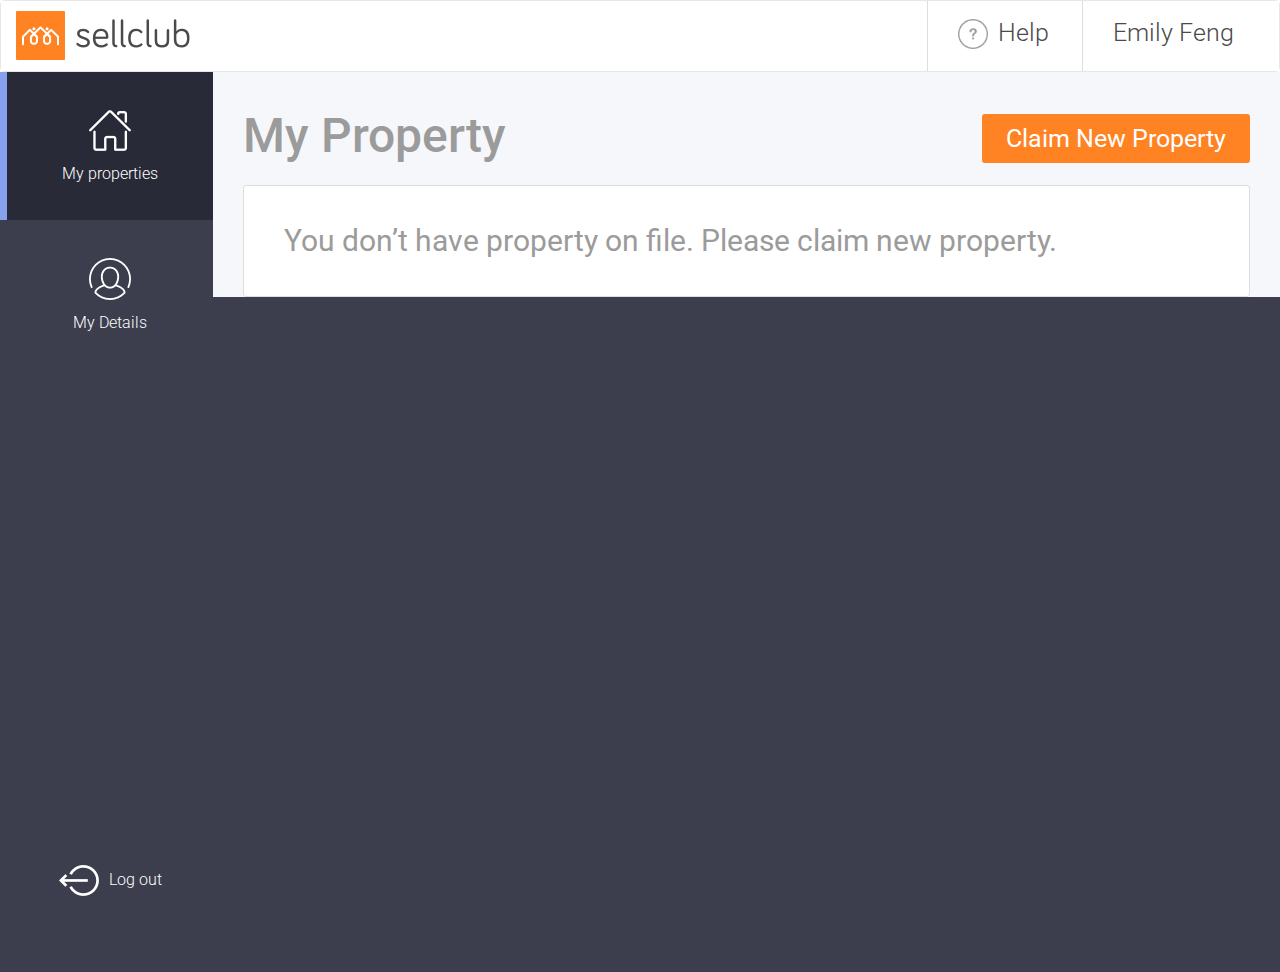
<file: my-property.html>
<!DOCTYPE html>
<html lang="en">
  <head>
    <meta charset="utf-8">
    <meta http-equiv="X-UA-Compatible" content="IE=edge,chrome=1">
    <title>My Property</title>
    <meta name="description" content="">
    <meta name="viewport" content="width=device-width">

    <link rel="icon" type="image/png" href="assets/images/favicon-icon.png" sizes="16x16">

	<!--Bootstrap-->
    <link href="assets/css/bootstrap.min.css" rel="stylesheet">
    
    <!--font-awesome CSS-->
    <link href="assets/css/font-awesome.min.css" rel="stylesheet">  
    
    <!--tooltipster CSS-->
    <link href="assets/css/tooltipster.css" rel="stylesheet">         
    
    <!--Custom Template-->
    <!--<link href="assets/css/style.css" rel="stylesheet" type="text/css">-->
    <link href="assets/css/main.css" rel="stylesheet" type="text/css">
    
    <link href="assets/css/media-query-all.css" rel="stylesheet" type="text/css">                
		
    
    
  </head>
  
  <body>
  	<header class="dashboard-header block">
    	<nav class="navbar navbar-default container-fluid">
          <figure class="row">
           
            <figcaption class="navbar-header pull-left">
              <a class="navbar-brand" href="#"><img src="assets/images/sell-club-logo.png" class="img-responsive" alt="logo"/></a>
            </figcaption>
            <!-- /.navbar-header --> 
            
            <figcaption class="nav-menu-right pull-right">
                <ul class="top-right-menu">                          
                    <li><a href="#"><img src="assets/images/oval-qs.png" alt="img" /> Help</a></li>
                    <li><a href="#">Emily Feng</a></li> 
                </ul>    
            </figcaption>
            <!-- /.nav-right --> 
                      
          </figure>
          <!-- /row -->          
		</nav>
        <!-- /.container-fluid -->
    </header>
    <!-- /.dashboard-header -->
    
  	<main class="block">
    	<section class="container-fluid dashboad">
        	<section class="row">
                <section class="col-md-2 col-sm-3 col-xs-12 dashboardMenu">
                    <ul>
                    	<li class="active"><a href="my-property.html"><img src="assets/images/home-icon.png" alt="img" >My properties</a></li>
                        <li><a href="my-details.html"><img src="assets/images/my-icon.png" alt="img" > My Details</a></li>
                        <li class="log-out"><a href="vendor-login.html"><img src="assets/images/log-out-icon.png" alt="img" /> Log out</a></li>
                    </ul>
                </section>
                <!--End of dashboardMenu-->
                
                <section class="col-md-10 col-sm-9 col-xs-12 dashboardContent">
                    
                    <article class="block">
                    	<figure class="my-property">
                        	<figcaption class="col-sm-12 property-top">
                            	<div class="pull-left">
                                	<h2 class="dashboard-title">My Property</h2>
                                </div>
                                <div class="pull-right">
                                    <a href="javascript:void(0);" class="claim-button" data-target="#claim-new-property" data-toggle="modal">Claim New Property</a>
                                </div>
                            </figcaption>
                            <!--End of col-->
                            
                            <figcaption class="col-sm-12 property-body">
                            	<h6>You don’t have property on file. Please claim new property.</h6>
                            </figcaption>
                            <!--End of col-->
                                                    
                        </figure>
                        <!--End of my-property-->
                      
                   	</article>
                                  
                </section>
                <!--End of dashboardContent-->
            </section>
            <!--End of row-->    
        </section>
        <!--End of dashboad-->
        
        
        <section class="block all-modal">
        	
            <article>
            	
                
                <figure class="modal fade claim-new-property" id="claim-new-property" tabindex="-1" role="dialog" aria-labelledby="myModalLabel">
                    <div class="modal-dialog" role="document">
                        <div class="modal-content">
                          <div class="modal-header">
                            <h4 class="modal-title" id="myModalLabel">Claim New Property</h4>
                          </div>
                          <div class="modal-body">
                              <form action="">
                                  <div class="form-group">
                                      <label for="">Property Address</label>
                                      <input type="text" class="form-control" placeholder="Enter your address">
                                  </div>
                                  <div class="form-group">
                                      <label>Upload your photo ID</label>
                                      <label class="upload">Drag a file or <div class="browse-file"> <span for="files8">browse</span> <input id="files8" type="file"></div> a file to Upload</label>
                                  </div>
                                  <div class="form-group">
                                      <label>Upload your Council Rate/ Water Rate document</label>
                                      <label class="upload">Drag a file or <div class="browse-file"> <span for="files9">browse</span> <input id="files9" type="file"></div> a file to Upload</label>
                                  </div>
                                  <div class="form-group">
                                      <label for="">Property status</label>
                                      <div class="custom-select">
                                          <select name="" id="">
                                          <option value="">Want to sell</option>
                                          <option value="">Want to sell</option>
                                          <option value="">Want to sell</option>
                                          <option value="">Want to sell</option>
                                          <option value="">Want to sell</option>
                                      </select>
                                      </div>
                                  </div>
                                  <div class="form-group">
                                      <label for="">Price Expection</label>
                                      <input type="text" placeholder="Enter your amount" class="form-control" >
                                  </div>
                              </form>
                          </div>
                          <div class="modal-footer">
                            <button type="button" class="btn cancel-btn" data-dismiss="modal">Cancel</button>
                            <button type="button" class="btn">CLAIM</button>
                          </div>
                        </div>
                    </div>
                </figure>
                <!-- End of Claim New Property -->
                       
            
            
            
            </article>        
        </section>
        <!-- End of all-modal--> 
        
        
        
        
        
        
        
    </main>	
  	<!--End of /.main -->
    
    
       
    <script type="text/javascript" src="assets/js/jquery.js"></script>
    <script type="text/javascript" src="assets/js/bootstrap.min.js"></script>
    <script type="text/javascript" src="assets/js/main.js"></script>
    <script type="text/javascript" src="assets/js/jquery.tooltipster.min.js"></script>  
    
    
  </body>
</html>
</file>
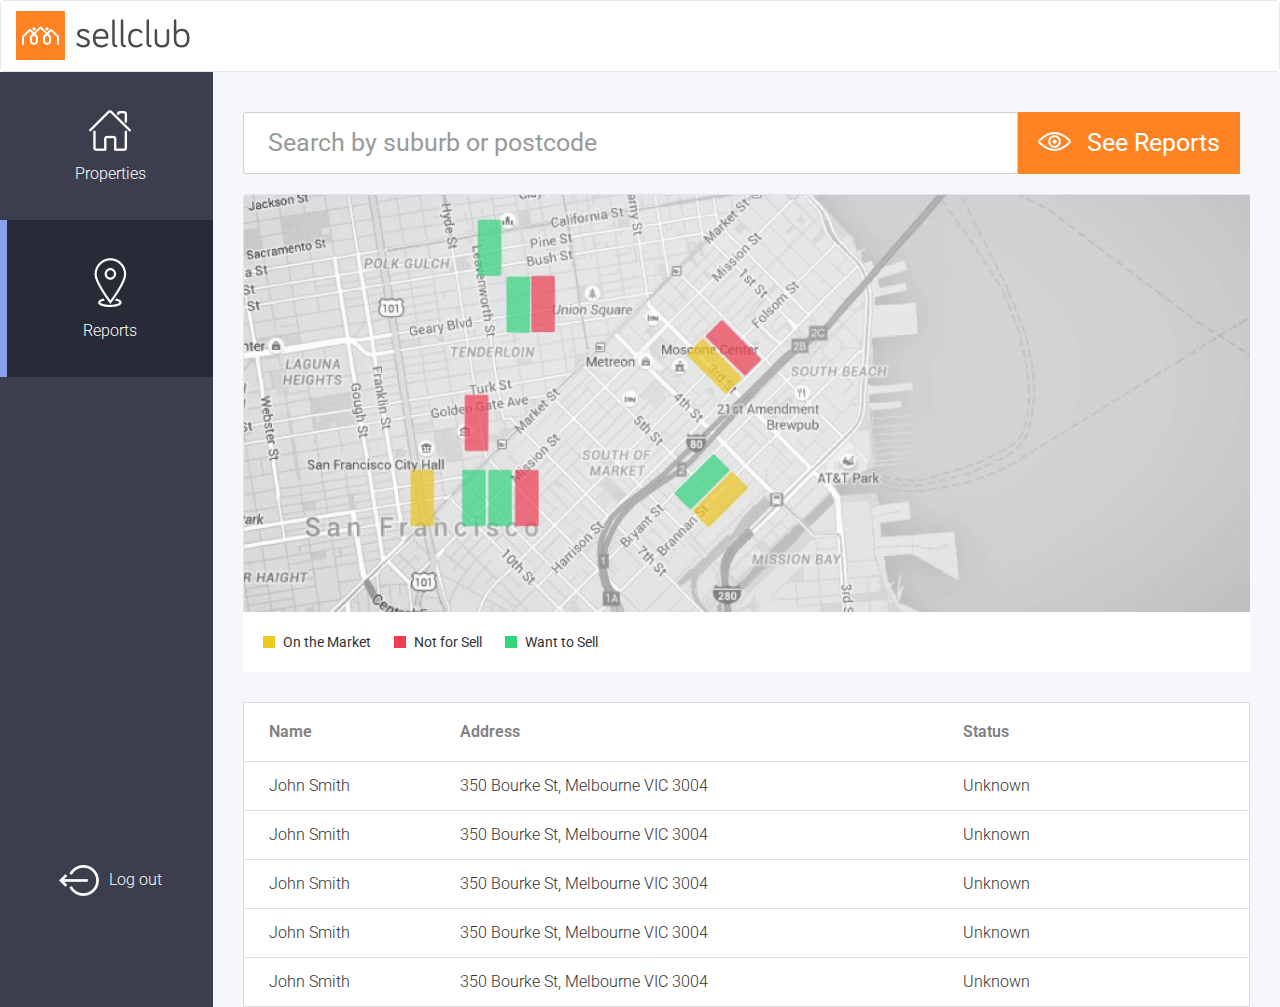
<file: reports.html>
<!DOCTYPE html>
<html lang="en">
  <head>
    <meta charset="utf-8">
    <meta http-equiv="X-UA-Compatible" content="IE=edge,chrome=1">
    <title>Reports</title>
    <meta name="description" content="">
    <meta name="viewport" content="width=device-width">

    <link rel="icon" type="image/png" href="assets/images/favicon-icon.png" sizes="16x16">

	<!--Bootstrap-->
    <link href="assets/css/bootstrap.min.css" rel="stylesheet">
    
    <!--font-awesome CSS-->
    <link href="assets/css/font-awesome.min.css" rel="stylesheet">  
    
    <!--tooltipster CSS-->
    <link href="assets/css/tooltipster.css" rel="stylesheet">         
    
    <!--Custom Template-->
    <!--<link href="assets/css/style.css" rel="stylesheet" type="text/css">-->
    <link href="assets/css/main.css" rel="stylesheet" type="text/css">
    
    <link href="assets/css/media-query-all.css" rel="stylesheet" type="text/css">                
		
    
    
  </head>
  
  <body>
  	<header class="dashboard-header block">
    	<nav class="navbar navbar-default container-fluid">
          <figure class="row">
           
            <figcaption class="navbar-header pull-left">
              <a class="navbar-brand" href="#"><img src="assets/images/sell-club-logo.png" class="img-responsive" alt="logo"/></a>
            </figcaption>
            <!-- /.navbar-header --> 
            
            <figcaption class="nav-menu-right pull-right">
                 
            </figcaption>
            <!-- /.nav-right --> 
                      
          </figure>
          <!-- /row -->          
		</nav>
        <!-- /.container-fluid -->
    </header>
    <!-- /.dashboard-header -->
    
  	<main class="block">
    	<section class="container-fluid dashboad">
        	<section class="row">
                <section class="col-md-2 col-sm-3 col-xs-12 dashboardMenu">
                    <ul>
                    	<li><a href="admin-property.html"><img src="assets/images/home-icon.png" alt="img" >Properties</a></li>
                        <li class="active"><a href="reports.html"><img src="assets/images/reports-menu-icon.png" alt="img" >Reports</a></li>
                        <li class="log-out"><a href="admin-login.html"><img src="assets/images/log-out-icon.png" alt="img" /> Log out</a></li>
                    </ul>
                </section>
                <!--End of dashboardMenu-->
                
                <section class="col-md-10 col-sm-9 col-xs-12 dashboardContent">
                    
                    <article class="block">
                    	<figure class="admin-reports">
                        	
                            <figcaption class="col-sm-12 col-xs-12 see-reports">
                            	
                                <div class="input-group">
                                    <input type="text" class="form-control input-lg" placeholder="Search by suburb or postcode" />
                                    <a href="#" class="see-report-btn">
                                        <img src="assets/images/see-reports-icon.png" alt="img" /> See Reports
                                    </a>
                                </div>
                                
                                
                            </figcaption>
                            <!--End of see-reports-->
                            
                            
                            <figcaption class="col-sm-12 col-xs-12 reports-map">
                            	
                                <div class="maps">
                                    <img src="assets/images/map1.jpg" alt="maps" />
                                </div>
                                
                                <ul class="map-title">
                                  <li class="market">On the Market</li>
                                  <li class="not-sell">Not for Sell</li>
                                  <li class="sell">Want to Sell</li>
                              	</ul>                              
                                
                            </figcaption>
                            <!--End of reports-map-->
                            
                            
                            <figcaption class="col-sm-12 col-xs-12 reports-table">
                            
                                <table>
                                    <tr>
                                        <th>Name</th>
                                        <th>Address</th>
                                        <th>Status</th>
                                    </tr>
                                    
                                    <tr>
                                        <td>John Smith</td>
                                        <td>350 Bourke St, Melbourne VIC 3004</td>
                                        <td>Unknown</td>
                                    </tr>
                                    
                                    <tr>
                                        <td>John Smith</td>
                                        <td>350 Bourke St, Melbourne VIC 3004</td>
                                        <td>Unknown</td>
                                    </tr>
                                    
                                    <tr>
                                        <td>John Smith</td>
                                        <td>350 Bourke St, Melbourne VIC 3004</td>
                                        <td>Unknown</td>
                                    </tr>
                                    
                                    <tr>
                                        <td>John Smith</td>
                                        <td>350 Bourke St, Melbourne VIC 3004</td>
                                        <td>Unknown</td>
                                    </tr>
                                    
                                    <tr>
                                        <td>John Smith</td>
                                        <td>350 Bourke St, Melbourne VIC 3004</td>
                                        <td>Unknown</td>
                                    </tr>
                                
                                </table>
                            
                            </figcaption>
                        	<!--End of reports-table-->
                            
                            
                                                    
                        </figure>
                        <!--End of admin-reports-->
                      
                   	</article>
                                  
                </section>
                <!--End of dashboardContent-->
            </section>
            <!--End of row-->    
        </section>
        <!--End of dashboad-->
        
        
        
        <section class="block all-modal">
        	
            <article>
            
            	 <figure class="modal fade admin-new-property" id="admin-new-property" tabindex="-1" role="dialog" aria-labelledby="myModalLabel">
                      <div class="modal-dialog" role="document">
                        <div class="modal-content">
                          <div class="modal-header">
                            <h4 class="modal-title">Add New Property</h4>
                          </div>
                          <div class="modal-body">
                              <form action="">
                                  <div class="form-group">
                                      <label for="">Property Address</label>
                                      <input type="text" placeholder="Enter address" class="form-control">
                                  </div>
                                  <div class="form-group">
                                      <label for="">Property Status</label>
                                       <div class="custom-select">
                                          <select name="" id="">
                                              <option value="">On the Market</option>
                                              <option value="">On the Market</option>
                                              <option value="">On the Market</option>
                                          </select>
                                      </div>
                                  </div>
                              </form>
                          </div>
                          <div class="modal-footer">
                            <button type="button" class="btn cancel-btn" data-dismiss="modal">Cancel</button>
                            <button type="button" class="btn">ADD</button>
                          </div>
                        </div>
                      </div>
                    </figure>
                    <!-- End of admin-new-property -->
                    
                    
                    <figure class="modal fade view-photo" id="view-photo" tabindex="-1" role="dialog" aria-labelledby="myModalLabel">
                      <div class="modal-dialog" role="document">
                        <div class="modal-content">
                          <div class="modal-header view">
                            <button type="button" class="close" data-dismiss="modal" aria-label="Close"><span aria-hidden="true">&times;</span></button>
                            <h4 class="modal-title">View Photo ID</h4>
                          </div>
                          <div class="modal-body view-photo-body">
                              <div class="ID-card">
                                  <img src="assets/images/id.jpg" alt="ID CARD" class="img-responsive">
                              </div>
                          </div>
                        </div>
                      </div>
                    </figure>
                    <!-- End of view-photo -->
                    
                    
                    <figure class="modal fade view-details" id="view-details" tabindex="-1" role="dialog" aria-labelledby="myModalLabel">
                      <div class="modal-dialog" role="document">
                        <div class="modal-content">
                          <div class="modal-header view">
                            <button type="button" class="close" data-dismiss="modal" aria-label="Close"><span aria-hidden="true">&times;</span></button>
                            <h4 class="modal-title">View Details</h4>
                          </div>
                          <div class="modal-body view-details-body">
                              <div class="view">
                                  <p>name</p>
                                  <div class="pre-view">
                                      <p>emily feng</p>
                                  </div>
                              </div>
                              <div class="view">
                                  <p>address</p>
                                  <div class="pre-view">
                                      <p>350 bourke st, melbourne VIC 3004, australia</p>
                                  </div>
                              </div>
                              <div class="view">
                                  <p>postal address</p>
                                  <div class="pre-view">
                                      <p>350 bourke st, melbourne VIC 3004, australia</p>
                                  </div>
                              </div>
                              <div class="view">
                                  <p>mobile number</p>
                                  <div class="pre-view">
                                      <p>123-456-7890</p>
                                  </div>
                              </div>
                              <div class="view">
                                  <p>e-mail address</p>
                                  <div class="pre-view view-email">
                                      <p class="">emily@gmail.com</p>
                                  </div>
                              </div>
                          </div>
                        </div>
                      </div>
                    </figure>
                    <!-- End of View Details-->
            	
                 
                    
                             
            
            
            
            </article>        
        </section>
        <!-- End of all-modal--> 
        
        
        
    </main>	
  	<!--End of /.main -->
    
    
       
    <script type="text/javascript" src="assets/js/jquery.js"></script>
    <script type="text/javascript" src="assets/js/bootstrap.min.js"></script>
    <script type="text/javascript" src="assets/js/main.js"></script>
    <script type="text/javascript" src="assets/js/jquery.tooltipster.min.js"></script>  
    
    
  </body>
</html>
</file>
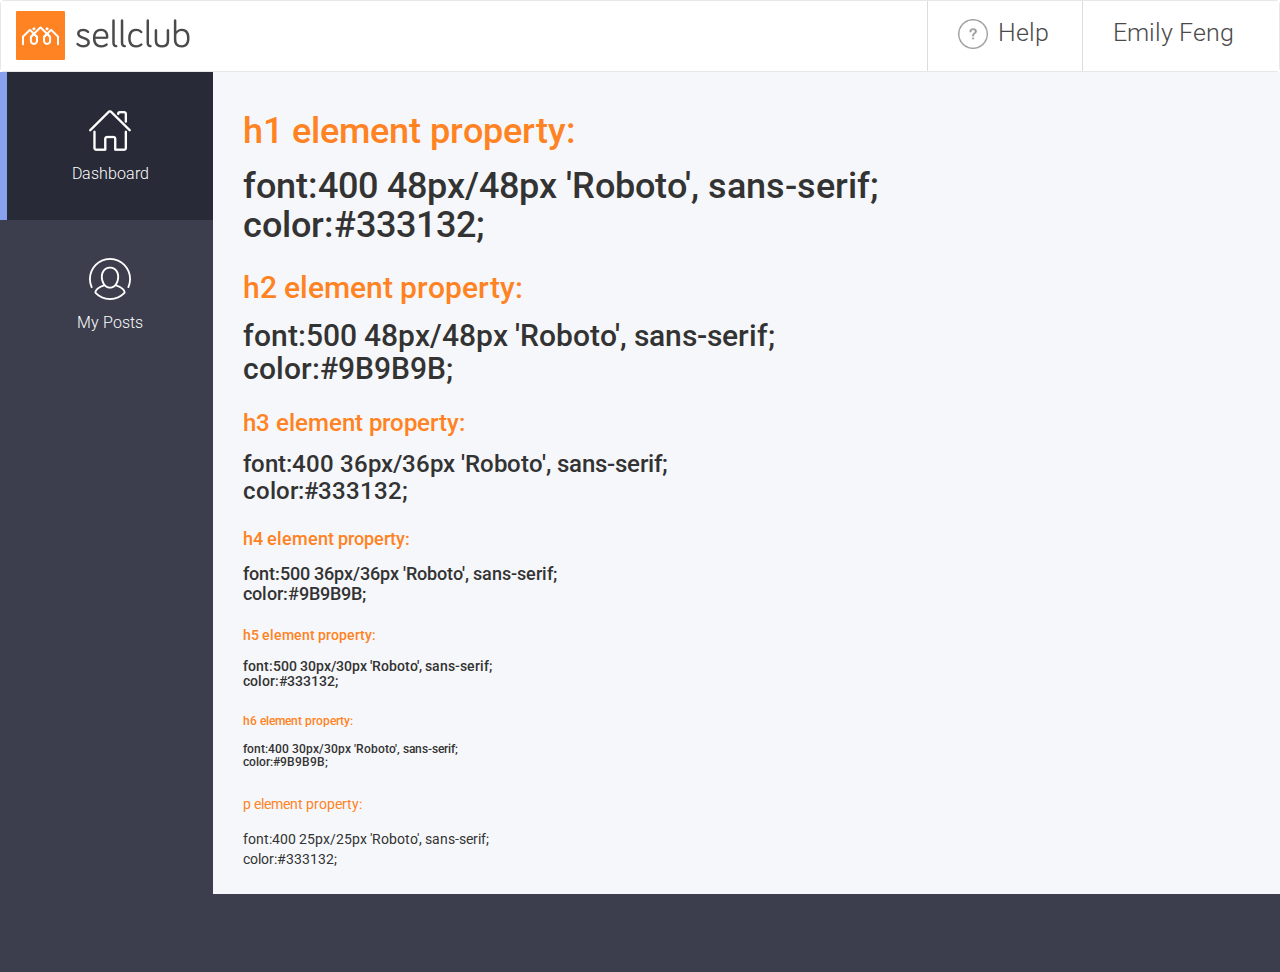
<file: style-guide-sell-club.html>
<!DOCTYPE html>
<html lang="en">
  <head>
    <meta charset="utf-8">
    <meta http-equiv="X-UA-Compatible" content="IE=edge,chrome=1">
    <title>Style Guide Sell Club</title>
    <meta name="description" content="">
    <meta name="viewport" content="width=device-width">

    <link rel="icon" type="image/png" href="assets/images/favicon-icon.png" sizes="16x16">

	<!--Bootstrap-->
    <link href="assets/css/bootstrap.min.css" rel="stylesheet">
    
    <!--font-awesome CSS-->
    <link href="assets/css/font-awesome.min.css" rel="stylesheet">  
    
    <!--tooltipster CSS-->
    <link href="assets/css/tooltipster.css" rel="stylesheet">         
    
    <!--Custom Template-->
    <!--<link href="assets/css/style.css" rel="stylesheet" type="text/css">-->
    <link href="assets/css/main.css" rel="stylesheet" type="text/css">
    
    <link href="assets/css/media-query-all.css" rel="stylesheet" type="text/css">                
		
    
    
  </head>
  
  <body>
  	<header class="dashboard-header block">
    	<nav class="navbar navbar-default container-fluid">
          <figure class="row">
           
            <figcaption class="navbar-header pull-left">
              <a class="navbar-brand" href="#"><img src="assets/images/sell-club-logo.png" class="img-responsive" alt="logo"/></a>
            </figcaption>
            <!-- /.navbar-header --> 
            
            <figcaption class="nav-menu-right pull-right">
                <ul class="top-right-menu">                          
                    <li><a href="#"><img src="assets/images/oval-qs.png" alt="img" /> Help</a></li>
                    <li><a href="#">Emily Feng</a></li> 
                </ul>    
            </figcaption>
            <!-- /.nav-right --> 
                      
          </figure>
          <!-- /row -->          
		</nav>
        <!-- /.container-fluid -->
    </header>
    <!-- /.dashboard-header -->
    
  	<main class="block">
    	<section class="container-fluid dashboad">
        	<section class="row">
                <section class="col-md-2 col-sm-3 col-xs-12 dashboardMenu">
                    <ul>
                    	<li class="active"><a href="#"><img src="assets/images/home-icon.png" alt="img" >Dashboard</a></li>
                        <li><a href="#"><img src="assets/images/my-icon.png" alt="img" > My Posts</a></li>
                    </ul>
                </section>
                <!--End of dashboardMenu-->
                
                <section class="col-md-10 col-sm-8 col-xs-12 dashboardContent">
                
                <h1 style="margin-bottom:25px">
                	<span style="color:#FF8223; display:block; margin-bottom:15px;">h1 element property:</span>
                    font:400 48px/48px 'Roboto', sans-serif;<br/>
                    color:#333132;
                </h1>
                
                <h2 style="margin-bottom:25px">
                	<span style="color:#FF8223; display:block; margin-bottom:15px;">h2 element property:</span>
                    font:500 48px/48px 'Roboto', sans-serif; <br/>
                    color:#9B9B9B;
                </h2>
                
                <h3 style="margin-bottom:25px">
                	<span style="color:#FF8223; display:block; margin-bottom:15px;">h3 element property:</span>
                     font:400 36px/36px 'Roboto', sans-serif; <br/>
                     color:#333132;
                </h3>                
                
                <h4 style="margin-bottom:25px">
                	<span style="color:#FF8223; display:block; margin-bottom:15px;">h4 element property:</span>
                    font:500 36px/36px 'Roboto', sans-serif;<br/>
                    color:#9B9B9B;
                </h4>        
                
                <h5 style="margin-bottom:25px">
                	<span style="color:#FF8223; display:block; margin-bottom:15px;">h5 element property:</span>
                    font:500 30px/30px 'Roboto', sans-serif; <br/>
                    color:#333132;
                </h5>
                
                <h6 style="margin-bottom:25px">
                	<span style="color:#FF8223; display:block; margin-bottom:15px;">h6 element property:</span>
                    font:400 30px/30px 'Roboto', sans-serif; <br/>
                    color:#9B9B9B;
                </h6>
                
                <p style="margin-bottom:25px">
                	<span style="color:#FF8223; display:block; margin-bottom:15px;"> p element property:</span>
                    font:400 25px/25px 'Roboto', sans-serif;<br/>
                    color:#333132;
                </p>
                	
                                  
                </section>
                <!--End of dashboardContent-->
            </section>
            <!--End of dashboad-->    
        </section>
        <!--End of container-->
    </main>	
  	<!--End of /.main -->
    
    
       
    <script type="text/javascript" src="assets/js/jquery.js"></script>
    <script type="text/javascript" src="assets/js/bootstrap.min.js"></script>
    <script type="text/javascript" src="assets/js/main.js"></script>
    <script type="text/javascript" src="assets/js/jquery.tooltipster.min.js"></script>  
    
    
  </body>
</html>
</file>
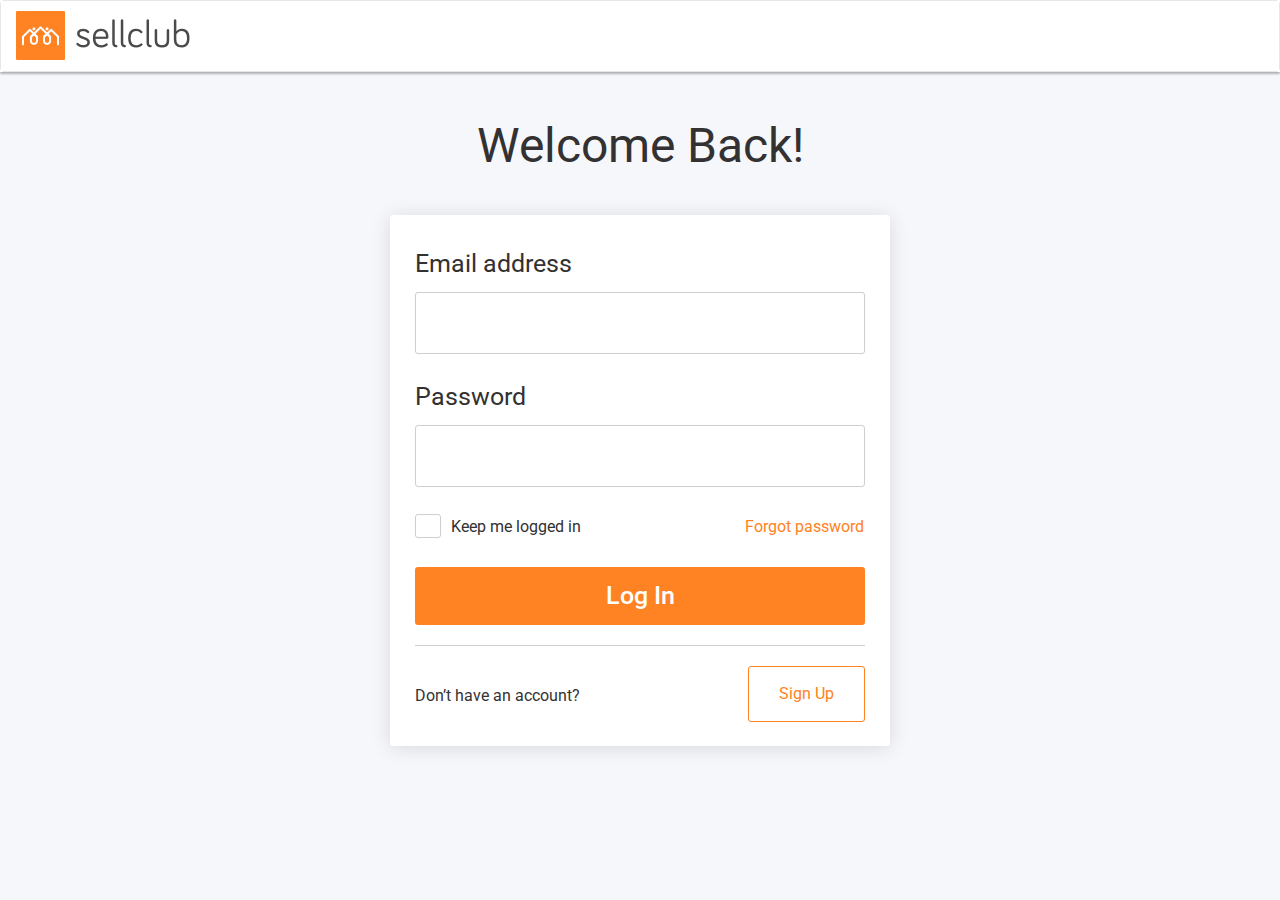
<file: vendor-login.html>
<!DOCTYPE html>
<html lang="en">
  <head>
    <meta charset="utf-8">
    <meta http-equiv="X-UA-Compatible" content="IE=edge,chrome=1">
    <title>Vendor Login</title>
    <meta name="description" content="">
    <meta name="viewport" content="width=device-width">

    <link rel="icon" type="image/png" href="assets/images/favicon-icon.png" sizes="16x16">

	<!--Bootstrap-->
    <link href="assets/css/bootstrap.min.css" rel="stylesheet">
    
    <!--font-awesome CSS-->
    <link href="assets/css/font-awesome.min.css" rel="stylesheet">  
    
    <!--tooltipster CSS-->
    <link href="assets/css/tooltipster.css" rel="stylesheet">         
    
    <!--Custom Template-->
    <link href="assets/css/main.css" rel="stylesheet" type="text/css">
    
    <link href="assets/css/media-query-all.css" rel="stylesheet" type="text/css">                
		
    
    
  </head>
  
  <body>
  	<header class="dashboard-header block">
    	<nav class="navbar navbar-default container-fluid">
          <figure class="row">
           
            <figcaption class="navbar-header pull-left">
              <a class="navbar-brand" href="#"><img src="assets/images/sell-club-logo.png" class="img-responsive" alt="logo"/></a>
            </figcaption>
            <!-- /.navbar-header --> 
            
            <figcaption class="nav-menu-right pull-right">
                   
            </figcaption>
            <!-- /.nav-right --> 
                      
          </figure>
          <!-- /row -->          
		</nav>
        <!-- /.container-fluid -->
    </header>
    <!-- /.dashboard-header -->
    
  	<main class="block">
    	<section class="vendor-login block">
        	<article class="container">
            	<figure>
                	<h1 class="welcome-heading text-center"> Welcome Back! </h1>
                    
                    <figcaption class="login-body">
                        	
                        <form>
                            <div class="form-group">
                                <label for="exampleInputEmail1">Email address</label>
    							<input type="email" class="form-control" id="exampleInputEmail1" placeholder="">
                            </div>
                            
                            <div class="form-group">
                                <label for="exampleInputPassword1">Password</label>
                                <input type="password" class="form-control" id="exampleInputPassword1" placeholder="">
                          	</div>
                            
                            <div class="form-group">
                                
                                <div class="checkbox-custom">
                                  <input id="keep-me" type="checkbox">
                                  <label for="keep-me" class="gray-darker">Keep me logged in</label>
                                </div>
                                
                                
                                <div class="forgot-pass">
                                    <a href="forgot-password.html">Forgot password</a>
                                </div>                                    
                            </div>
                            
                            <button type="button" class="btn loginBtn" onclick="window.location.href='my-details.html'">Log In</button>
                            
                            <div class="signUpBlk">
                                <p class="dont pull-left">Don’t have an account?</p>
                                
                                <button type="button" class="btn signUpBtn pull-right" onclick="window.location.href='vendor-signup.html'">Sign Up</button>                                                                 
                            </div>
                            
                    	</form>
                        
                    </figcaption>
                    <!--End of login-body-->
                    
                    
                    
                </figure>
            </article>             
        </section>
        <!--End of vendor-login-->
    </main>	
  	<!--End of /.main -->
    
    
       
    <script type="text/javascript" src="assets/js/jquery.js"></script>
    <script type="text/javascript" src="assets/js/bootstrap.min.js"></script>
    <script type="text/javascript" src="assets/js/main.js"></script>
    <script type="text/javascript" src="assets/js/jquery.tooltipster.min.js"></script>  
    
    
  </body>
</html>
</file>
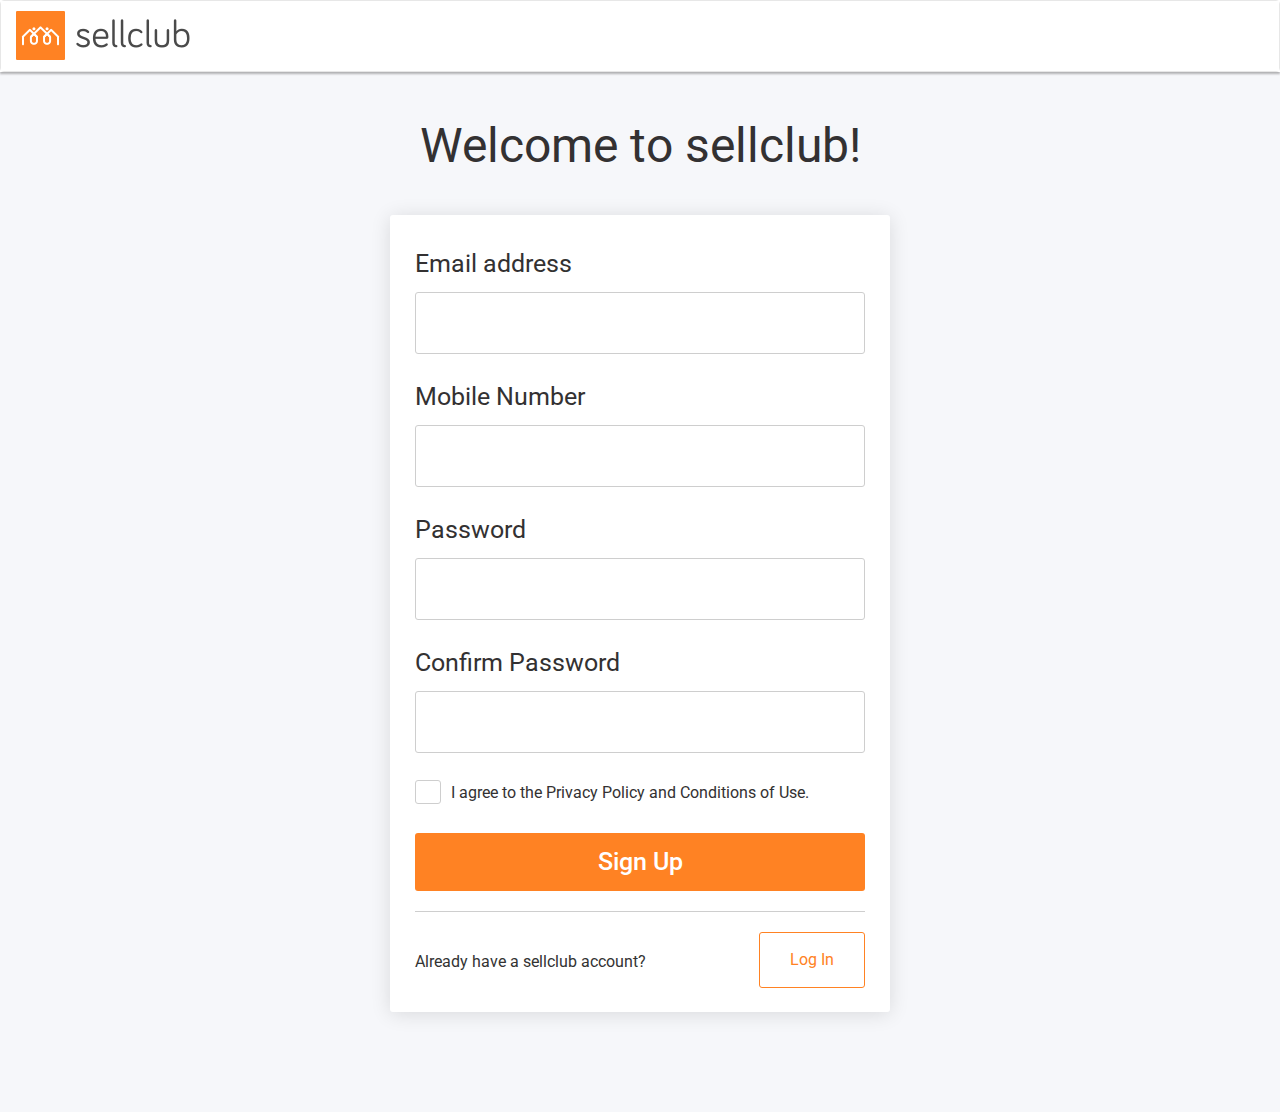
<file: vendor-signup.html>
<!DOCTYPE html>
<html lang="en">
  <head>
    <meta charset="utf-8">
    <meta http-equiv="X-UA-Compatible" content="IE=edge,chrome=1">
    <title>Vendor Sign Up</title>
    <meta name="description" content="">
    <meta name="viewport" content="width=device-width">

    <link rel="icon" type="image/png" href="assets/images/favicon-icon.png" sizes="16x16">

	<!--Bootstrap-->
    <link href="assets/css/bootstrap.min.css" rel="stylesheet">
    
    <!--font-awesome CSS-->
    <link href="assets/css/font-awesome.min.css" rel="stylesheet">  
    
    <!--tooltipster CSS-->
    <link href="assets/css/tooltipster.css" rel="stylesheet">         
    
    <!--Custom Template-->
    <link href="assets/css/main.css" rel="stylesheet" type="text/css">
    
    <link href="assets/css/media-query-all.css" rel="stylesheet" type="text/css">                
		
    
    
  </head>
  
  <body>
  	<header class="dashboard-header block">
    	<nav class="navbar navbar-default container-fluid">
          <figure class="row">
           
            <figcaption class="navbar-header pull-left">
              <a class="navbar-brand" href="#"><img src="assets/images/sell-club-logo.png" class="img-responsive" alt="logo"/></a>
            </figcaption>
            <!-- /.navbar-header --> 
            
            <figcaption class="nav-menu-right pull-right">
                   
            </figcaption>
            <!-- /.nav-right --> 
                      
          </figure>
          <!-- /row -->          
		</nav>
        <!-- /.container-fluid -->
    </header>
    <!-- /.dashboard-header -->
    
  	<main class="block">
    	<section class="vendor-login block">
        	<article class="container">
            	<figure>
                	<h1 class="welcome-heading text-center"> Welcome to sellclub! </h1>
                    
                    <figcaption class="login-body">
                        	
                        <form>
                            <div class="form-group">
                                <label for="exampleInputEmail1">Email address</label>
    							<input type="email" class="form-control" id="exampleInputEmail1" placeholder="">
                            </div>
                            
                            <div class="form-group">
                                <label for="exampleInputMobile">Mobile Number</label>
    							<input type="text" class="form-control" id="exampleInputMobile" placeholder="">
                            </div>
                            
                            <div class="form-group">
                                <label for="exampleInputPassword1">Password</label>
                                <input type="password" class="form-control" id="exampleInputPassword1" placeholder="">
                          	</div>
                            
                            <div class="form-group">
                                <label for="exampleInputPassword2">Confirm Password</label>
                                <input type="password" class="form-control" id="exampleInputPassword2" placeholder="">
                          	</div>
                            
                            <div class="form-group">
                                
                                <div class="checkbox-custom agree">
                                  <input id="keep-me" type="checkbox">
                                  <label for="keep-me" class="gray-darker">I agree to the Privacy Policy and Conditions of Use.</label>
                                </div>
                                                              
                            </div>
                            
                            <button type="button" class="btn loginBtn" onclick="window.location.href='my-details.html'">Sign Up</button>
                            
                            <div class="signUpBlk">
                                <p class="dont pull-left">Already have a sellclub account?</p>
                                
                                <button type="button" class="btn signUpBtn pull-right" onclick="window.location.href='vendor-login.html'">Log In</button>                                                                 
                            </div>
                            
                    	</form>
                        
                    </figcaption>
                    <!--End of login-body-->
                    
                    
                    
                </figure>
            </article>             
        </section>
        <!--End of vendor-login-->
    </main>	
  	<!--End of /.main -->
    
    
       
    <script type="text/javascript" src="assets/js/jquery.js"></script>
    <script type="text/javascript" src="assets/js/bootstrap.min.js"></script>
    <script type="text/javascript" src="assets/js/main.js"></script>
    <script type="text/javascript" src="assets/js/jquery.tooltipster.min.js"></script>  
    
    
  </body>
</html>
</file>
<file: assets/css/tooltipster.css>
/* This is the default Tooltipster theme (feel free to modify or duplicate and create multiple themes!): */
.tooltipster-default {
	border-radius: 2px; 
	background: #4A4A4A;
	color: #fff;
	max-width:180px;
	text-align:center;
}

/* Use this next selector to style things like font-size and line-height: */
.tooltipster-default .tooltipster-content {
	font:normal 11px/13px "Open Sans",sans-serif;
	padding: 8px 10px;
	overflow: hidden;
}

/* This next selector defines the color of the border on the outside of the arrow. This will automatically match the color and size of the border set on the main tooltip styles. Set display: none; if you would like a border around the tooltip but no border around the arrow */
.tooltipster-default .tooltipster-arrow .tooltipster-arrow-border {
	/* border-color: ... !important; */
}


/* If you're using the icon option, use this next selector to style them */
.tooltipster-icon {
	cursor: help;
	margin-left: 4px;
}








/* This is the base styling required to make all Tooltipsters work */
.tooltipster-base {
	padding: 0;
	font-size: 0;
	line-height: 0;
	position: absolute;
	left: 0;
	top: 0;
	z-index: 9999999;
	pointer-events: none;
	width: auto;
	overflow: visible;
}
.tooltipster-base .tooltipster-content {
	overflow: hidden;
}


/* These next classes handle the styles for the little arrow attached to the tooltip. By default, the arrow will inherit the same colors and border as what is set on the main tooltip itself. */
.tooltipster-arrow {
	display: block;
	text-align: center;
	width: 100%;
	height: 100%;
	position: absolute;
	top: 0;
	left: 0;
	z-index: -1;
}
.tooltipster-arrow span, .tooltipster-arrow-border {
	display: block;
	width: 0; 
	height: 0;
	position: absolute;
}
.tooltipster-arrow-top span, .tooltipster-arrow-top-right span, .tooltipster-arrow-top-left span {
	border-left: 8px solid transparent !important;
	border-right: 8px solid transparent !important;
	border-top: 8px solid;
	bottom: -7px;
}
.tooltipster-arrow-top .tooltipster-arrow-border, .tooltipster-arrow-top-right .tooltipster-arrow-border, .tooltipster-arrow-top-left .tooltipster-arrow-border {
	border-left: 9px solid transparent !important;
	border-right: 9px solid transparent !important;
	border-top: 9px solid;
	bottom: -7px;
}

.tooltipster-arrow-bottom span, .tooltipster-arrow-bottom-right span, .tooltipster-arrow-bottom-left span {
	border-left: 8px solid transparent !important;
	border-right: 8px solid transparent !important;
	border-bottom: 8px solid;
	top: -7px;
}
.tooltipster-arrow-bottom .tooltipster-arrow-border, .tooltipster-arrow-bottom-right .tooltipster-arrow-border, .tooltipster-arrow-bottom-left .tooltipster-arrow-border {
	border-left: 9px solid transparent !important;
	border-right: 9px solid transparent !important;
	border-bottom: 9px solid;
	top: -7px;
}
.tooltipster-arrow-top span, .tooltipster-arrow-top .tooltipster-arrow-border, .tooltipster-arrow-bottom span, .tooltipster-arrow-bottom .tooltipster-arrow-border {
	left: 0;
	right: 0;
	margin: 0 auto;
}
.tooltipster-arrow-top-left span, .tooltipster-arrow-bottom-left span {
	left: 6px;
}
.tooltipster-arrow-top-left .tooltipster-arrow-border, .tooltipster-arrow-bottom-left .tooltipster-arrow-border {
	left: 5px;
}
.tooltipster-arrow-top-right span,  .tooltipster-arrow-bottom-right span {
	right: 6px;
}
.tooltipster-arrow-top-right .tooltipster-arrow-border, .tooltipster-arrow-bottom-right .tooltipster-arrow-border {
	right: 5px;
}
.tooltipster-arrow-left span, .tooltipster-arrow-left .tooltipster-arrow-border {
	border-top: 8px solid transparent !important;
	border-bottom: 8px solid transparent !important; 
	border-left: 8px solid;
	top: 50%;
	margin-top: -7px;
	right: -7px;
}
.tooltipster-arrow-left .tooltipster-arrow-border {
	border-top: 9px solid transparent !important;
	border-bottom: 9px solid transparent !important; 
	border-left: 9px solid;
	margin-top: -8px;
}
.tooltipster-arrow-right span, .tooltipster-arrow-right .tooltipster-arrow-border {
	border-top: 8px solid transparent !important;
	border-bottom: 8px solid transparent !important; 
	border-right: 8px solid;
	top: 50%;
	margin-top: -7px;
	left: -7px;
}
.tooltipster-arrow-right .tooltipster-arrow-border {
	border-top: 9px solid transparent !important;
	border-bottom: 9px solid transparent !important; 
	border-right: 9px solid;
	margin-top: -8px;
}


/* Some CSS magic for the awesome animations - feel free to make your own custom animations and reference it in your Tooltipster settings! */

.tooltipster-fade {
	opacity: 0;
	-webkit-transition-property: opacity;
	-moz-transition-property: opacity;
	-o-transition-property: opacity;
	-ms-transition-property: opacity;
	transition-property: opacity;
}
.tooltipster-fade-show {
	opacity: 1;
}

.tooltipster-grow {
	-webkit-transform: scale(0,0);
	-moz-transform: scale(0,0);
	-o-transform: scale(0,0);
	-ms-transform: scale(0,0);
	transform: scale(0,0);
	-webkit-transition-property: -webkit-transform;
	-moz-transition-property: -moz-transform;
	-o-transition-property: -o-transform;
	-ms-transition-property: -ms-transform;
	transition-property: transform;
	-webkit-backface-visibility: hidden;
}
.tooltipster-grow-show {
	-webkit-transform: scale(1,1);
	-moz-transform: scale(1,1);
	-o-transform: scale(1,1);
	-ms-transform: scale(1,1);
	transform: scale(1,1);
	-webkit-transition-timing-function: cubic-bezier(0.175, 0.885, 0.320, 1);
	-webkit-transition-timing-function: cubic-bezier(0.175, 0.885, 0.320, 1.15); 
	-moz-transition-timing-function: cubic-bezier(0.175, 0.885, 0.320, 1.15); 
	-ms-transition-timing-function: cubic-bezier(0.175, 0.885, 0.320, 1.15); 
	-o-transition-timing-function: cubic-bezier(0.175, 0.885, 0.320, 1.15); 
	transition-timing-function: cubic-bezier(0.175, 0.885, 0.320, 1.15);
}

.tooltipster-swing {
	opacity: 0;
	-webkit-transform: rotateZ(4deg);
	-moz-transform: rotateZ(4deg);
	-o-transform: rotateZ(4deg);
	-ms-transform: rotateZ(4deg);
	transform: rotateZ(4deg);
	-webkit-transition-property: -webkit-transform, opacity;
	-moz-transition-property: -moz-transform;
	-o-transition-property: -o-transform;
	-ms-transition-property: -ms-transform;
	transition-property: transform;
}
.tooltipster-swing-show {
	opacity: 1;
	-webkit-transform: rotateZ(0deg);
	-moz-transform: rotateZ(0deg);
	-o-transform: rotateZ(0deg);
	-ms-transform: rotateZ(0deg);
	transform: rotateZ(0deg);
	-webkit-transition-timing-function: cubic-bezier(0.230, 0.635, 0.495, 1);
	-webkit-transition-timing-function: cubic-bezier(0.230, 0.635, 0.495, 2.4); 
	-moz-transition-timing-function: cubic-bezier(0.230, 0.635, 0.495, 2.4); 
	-ms-transition-timing-function: cubic-bezier(0.230, 0.635, 0.495, 2.4); 
	-o-transition-timing-function: cubic-bezier(0.230, 0.635, 0.495, 2.4); 
	transition-timing-function: cubic-bezier(0.230, 0.635, 0.495, 2.4);
}

.tooltipster-fall {
	top: 0;
	-webkit-transition-property: top;
	-moz-transition-property: top;
	-o-transition-property: top;
	-ms-transition-property: top;
	transition-property: top;
	-webkit-transition-timing-function: cubic-bezier(0.175, 0.885, 0.320, 1);
	-webkit-transition-timing-function: cubic-bezier(0.175, 0.885, 0.320, 1.15); 
	-moz-transition-timing-function: cubic-bezier(0.175, 0.885, 0.320, 1.15); 
	-ms-transition-timing-function: cubic-bezier(0.175, 0.885, 0.320, 1.15); 
	-o-transition-timing-function: cubic-bezier(0.175, 0.885, 0.320, 1.15); 
	transition-timing-function: cubic-bezier(0.175, 0.885, 0.320, 1.15); 
}
.tooltipster-fall-show {
}
.tooltipster-fall.tooltipster-dying {
	-webkit-transition-property: all;
	-moz-transition-property: all;
	-o-transition-property: all;
	-ms-transition-property: all;
	transition-property: all;
	top: 0px !important;
	opacity: 0;
}

.tooltipster-slide {
	left: -40px;
	-webkit-transition-property: left;
	-moz-transition-property: left;
	-o-transition-property: left;
	-ms-transition-property: left;
	transition-property: left;
	-webkit-transition-timing-function: cubic-bezier(0.175, 0.885, 0.320, 1);
	-webkit-transition-timing-function: cubic-bezier(0.175, 0.885, 0.320, 1.15); 
	-moz-transition-timing-function: cubic-bezier(0.175, 0.885, 0.320, 1.15); 
	-ms-transition-timing-function: cubic-bezier(0.175, 0.885, 0.320, 1.15); 
	-o-transition-timing-function: cubic-bezier(0.175, 0.885, 0.320, 1.15); 
	transition-timing-function: cubic-bezier(0.175, 0.885, 0.320, 1.15);
}
.tooltipster-slide.tooltipster-slide-show {
}
.tooltipster-slide.tooltipster-dying {
	-webkit-transition-property: all;
	-moz-transition-property: all;
	-o-transition-property: all;
	-ms-transition-property: all;
	transition-property: all;
	left: 0px !important;
	opacity: 0;
}


/* CSS transition for when contenting is changing in a tooltip that is still open. The only properties that will NOT transition are: width, height, top, and left */
.tooltipster-content-changing {
	opacity: 0.5;
	-webkit-transform: scale(1.1, 1.1);
	-moz-transform: scale(1.1, 1.1);
	-o-transform: scale(1.1, 1.1);
	-ms-transform: scale(1.1, 1.1);
	transform: scale(1.1, 1.1);
}
</file>
<file: assets/css/main.css>
@charset "utf-8";
/* CSS Document */

/*=================================	
	font-family 
==================================*/
	@import 'https://fonts.googleapis.com/css?family=Roboto:300,300i,400,400i,500,700';



/*------------------------------------*\
 	Global style
\*------------------------------------*/

body {
   font-family: 'Roboto', sans-serif; 
   background:#F6F7FA;
}

a:focus, a:hover {
	text-decoration:none;
	color:#FF8223;
}

h1, h2, h3, h4, h5, h6, p {
	font-family: 'Roboto', sans-serif; 
	margin:0;
}

label {
	font-family: 'Roboto', sans-serif; 
	font-size:25px;
	line-height:25px;
	font-weight:400;
	color:#333132;
	margin-bottom:16px;
}

input.form-control {
	font-family: 'Roboto', sans-serif; 
	font-size:25px;
	line-height:32px;
	font-weight:400;
	color:#333132;	
	border: 1px solid #CECECE;
    border-radius: 3px;
    box-shadow: none;
	padding:14px 24px;
	height:auto;
}

input.form-control:focus {
    border-color: #FF8223;
    box-shadow: 0 1px 1px rgba(0, 0, 0, 0.075) inset, 0 0 16px rgba(245, 166, 35, 0.41);
}

.checkbox-custom label {
	margin-bottom: 0;
	font-family: "Roboto",sans-serif;
	font-size:16px;
	line-height:18px;
	font-weight:400;
}

.checkbox-custom input[type=checkbox] {
	display: none; 
}

.checkbox-custom input[type=checkbox] + label:before {
	content: "\f00c";
	font-family: FontAwesome;
	font-size:16px;
	font-weight:400;
	color: #fff;
	background:#fff;
	border:1px solid #cecece;
	width:20px;
	height:20px;
	border-radius:3px;
	padding:3px 4px;
	margin-right:10px;	
}
   
.checkbox-custom input[type=checkbox]:checked + label:before {
	content: "\f00c";
	font-family: FontAwesome;
	font-size:16px;
	font-weight:400;
	color: #FF8223;
	background:#fff;
	border:1px solid #cecece;
	width:20px;
	height:20px;
	border-radius:3px;
	padding:3px 4px;
}

.success {
 	color:#00BF1B !important;
}

.warning {
 	color:#F5A623 !important;
}

.danger {
 	color:#EE3D52 !important;
}



.block {
	float:left;
	width:100%;
}

.dashboard-title {
	font-size:48px;
	line-height:48px;
	font-weight:500;
	color:#9B9B9B;
}

.welcome-heading {
	font-size:48px;
	line-height:48px;
	font-weight:400;
	color:#333132;
}

.btn {
	background:#FF8223;
	color:#fff;
	font-family: 'Roboto', sans-serif; 
	font-size:25px;
	line-height:30px;
	font-weight:500;
	border-radius:3px;
	padding:14px 30px;
	border:none;
}

.btn:hover,
.btn:focus {
	background:#fb7613;
	color:#fff;
}

.browse-file {
	display:inline-block;
}

.browse-file span {
	color:#FF8223;
	cursor:pointer;
}

.browse-file input {
	visibility:hidden;
	display:none;
}





/*------------------------------------*\
    header style
\*------------------------------------*/

header.dashboard-header {
	background:#fff;
	-webkit-box-shadow: 0px 2px 2px 0px rgba(50, 50, 50, 0.35);
	-moz-box-shadow:    0px 2px 2px 0px rgba(50, 50, 50, 0.35);
	box-shadow:         0px 2px 2px 0px rgba(50, 50, 50, 0.35);
	
}

.dashboard-header nav {
	margin-bottom:0;
}

.dashboard-header .navbar figure.row {
	padding:0 15px;
	background:#fff;
}

.dashboard-header .navbar-header .navbar-brand {
	height:70px;
	padding:0;
}

.dashboard-header .navbar-header .navbar-brand img {
	margin-top:10px;
}

.dashboard-header .nav-menu-right {
	
}

.dashboard-header .nav-menu-right .top-right-menu {
	padding-left:0;
	margin-bottom:0;
	min-width: 130px;
    float: right;  
}

.dashboard-header .nav-menu-right .top-right-menu li {
	border-left: 1px solid #dddddd;
    display: inline-block;
    line-height: 70px;
}

.dashboard-header .nav-menu-right .top-right-menu li a {
	font:300 25px/25px 'Roboto', sans-serif; 
	color:#4A4A4A;	
	padding:0 30px; 
}

.dashboard-header .nav-menu-right .top-right-menu li a:hover {
	color:#FF8223;	
}

.dashboard-header .nav-menu-right .top-right-menu li a img {
	margin-right: 4px;
    max-width: 30px;
}




/*------------------------------------*\
  	dashboard style
\*------------------------------------*/

.dashboad {
	margin:0;
	background:#3c3e4d;
	min-height:900px;
}

.dashboardMenu {
	/*min-height:660px;*/
	min-width:210px;
	background:#3c3e4d;
	padding:0;
	position:relative;
	height:100vh;
}

.dashboardMenu ul {
	padding-left:0;
	margin-bottom:0;
}

.dashboardMenu li {
	display:block;
	overflow:hidden;
	text-align:center;
	border-left:7px solid #3c3e4d;
}

.dashboardMenu li a {
	font:300 16px/16px 'Roboto', sans-serif; 
	color:#fff; 
	text-decoration:none;
	display:block;	
	padding:38px 0;	
}

.dashboardMenu li a img {
	display:block;
	clear:both;
	margin:0 auto 15px;
}

.dashboardMenu li:hover,
.dashboardMenu li.active {
	border-left:7px solid #87a1ee;
	background:#282a37;
}


.dashboardMenu li.log-out {
	display:block;
	overflow:hidden;
	padding:38px 0;	
	text-align:center;
	border-left:7px solid #3c3e4d;
	width:100%;
	position:absolute;
	bottom:0;
}

.dashboardMenu li.log-out a {
	font:300 16px/16px 'Roboto', sans-serif; 
	color:#fff; 
	text-decoration:none;
}

.dashboardMenu li.log-out a img {
	display:inline-block;
	clear:inherit;
	margin:0 6px 0 0;
}

.dashboardMenu li.log-out:hover,
.dashboardMenu li.log-out.active {
	border-left:7px solid #3c3e4d;
	background:#3c3e4d;
}

.dashboardContent {
	/*height:100vh;*/
	padding:40px 30px 0 30px;
	background:#f6f7fa;
}



/*------------------------------------*\
  	Vendor login style
\*------------------------------------*/

.vendor-login {
	padding-bottom:100px;
}

.vendor-login .container {
	max-width:530px;
}

.vendor-login .welcome-heading {
	margin:50px 0 45px;
}

.vendor-login .login-body {
	background:#fff;
	float:left;
	width:100%;
	-webkit-box-shadow: 0px 2px 20px 0px rgba(0,0,0,0.12);
-moz-box-shadow: 0px 2px 20px 0px rgba(0,0,0,0.12);
box-shadow: 0px 2px 20px 0px rgba(0,0,0,0.12);
	padding:36px 25px 20px;
	border-radius:3px;
}

.vendor-login .login-body .form-group {
	margin-bottom:30px;
}

.checkbox-custom {
	display: inline-block;
    width: 70%;
	position:relative;	
	padding-left: 0;
 }

.vendor-login .login-body .forgot-pass {
	display: inline-block;
    width: 29%;
	text-align:right;
}

.login-body .forgot-pass a {
	font:400 16px/18px 'Roboto', sans-serif; 
	color:#FF8223;
}

.login-body .forgot-pass a:hover,
.login-body .forgot-pass a:focus {
	color:#fb7613;
	text-decoration:underline;
}

.login-body .loginBtn {
	width:100%;
}

.signUpBlk {
	border-top: 1px solid #cecece;
    margin-top: 20px;
    padding-top: 20px;
    width: 100%;
	float:left;
}

.signUpBlk .dont {
	display:inline-block;
	font:400 16px/60px 'Roboto', sans-serif; 
}
 
.signUpBlk .signUpBtn {
	display:inline-block;
	background:none;
	color:#FF8223;
	border:1px solid #FF8223;
	font-size:16px;
	font-weight:400;
	padding:12px 30px;
}

.signUpBlk .signUpBtn:hover {
	background:#FF8223;
	color:#fff;
	border:1px solid #FF8223;
}

.checkbox-custom.agree {
	 width:100%;
}

.forgotPassword {
	padding-top:100px;
}

.login-body.forgotPass-body {
	padding:0;
}

.login-body.forgotPass-body  form {
	padding:20px 25px 30px;
}

.forgotPass-body h4 {
	font-size:36px;
	font-weight:400;
	line-height:38px;
	color:#333132;
	padding:20px 25px;
	border-bottom:1px solid #cecece;
}

.forgotPass-body form p {
	font-size:16px;
	font-weight:400;
	line-height:24px;
	color:#333132;
	margin-top:15px;
}

.adminlogin-btn {
	width:100%;
	margin-bottom:15px;
}
 
 
 




/*------------------------------------*\
       agent style
\*------------------------------------*/

.agent {
	background:#3c3e4d url(../images/agent-bg.png) no-repeat top left / cover;
}

.agent .container {
	max-width:inherit;
}

.agent h4 {
	color: #fff;
	font-size:36px;
	line-height:36px;
	font-weight:400;
    margin-bottom: 40px;
    margin-top: 60px;
    text-align: center;
}

.agent .login-body {
	float: inherit;
    margin: 0 auto;
    max-width: 530px;
}









/*------------------------------------*\
       my-property style
\*------------------------------------*/
.my-property,
.property-top, 
.property-body,
.admin-property {
	display:block;
    float:left;
    width:100%;
}

.property-top {
	padding-left: 0;
    padding-right: 0;
}

.property-top h2.dashboard-title {
	
}

.property-top .pull-left {
	width:70%;
	text-align:left;
}

.property-top .pull-right {
	margin-top:14px;
	text-align: right;
    width: 30%;
}

.property-top .claim-button {
	font:400 25px/25px 'Roboto', sans-serif;
	color:#ffffff;
	background:#ff8223;
	padding:10px 24px;
	border-radius:3px;
}

.property-top .claim-button:hover {
	background:#fb7613;
}

.property-body {
	margin-top:25px;
	background:#ffffff;
	padding:40px;
	border-radius:3px;
	border:1px solid #dddddd;
}

.property-body h6 {
	color:#9B9B9B;
	font-size:30px;
	line-height:30px;
	font-weight:400;	
}


.property-body-list-view {
	width:100%;
	display:block;
	background:#fff;
	margin-top:20px;
	border:1px solid #DDDDDD;
	padding:0;
}

.list-view-table {
	width:100%;
	padding-left:10px;
	padding-right:10px;
}

.list-view-table tr th,
.admin-property-table tr th,
.reports-table table tr th {
	padding:20px 15px;
	color:#7F7F7F;
	font:600 16px/18px 'Roboto', sans-serif;
	border-bottom: 1px solid #DDDDDD;
}

.list-view-table tr td,
.admin-property-table tr td,
.reports-table table tr td {
	padding:15px;	
	color:#333132;
	font:300 16px/18px 'Roboto', sans-serif;
	border-bottom: 1px solid #DDDDDD;
}

.list-view-table tr th:first-child,
.list-view-table tr td:first-child {
	padding-left:25px;	
}

.list-view-table tr td:last-child {
	padding-right:25px;	
}

.list-view-table tr td:nth-child(1) {
	width:55%;
}

.list-view-table tr td:nth-child(2) {
	width:20%;
}

.list-view-table tr td:nth-child(3) {
	width:25%;
}

.list-view-table tr td .edit {
	float:left;
	color:#9B9B9B;
}

.list-view-table tr td .edit a {
	color:#9B9B9B;
}

.list-view-table tr td .edit a img {
	margin-right: 5px;
	max-width:16px;
}

.list-view-table tr td .envelape {
	float:right;	
	color:#9B9B9B;
}

.list-view-table tr td .envelape a {
	color:#9B9B9B;
}

.list-view-table tr td .envelape a img {
	margin-left: 6px;
    margin-right: 8px;
	max-width:16px;
}

.list-view-table tr:hover td {
	background:#EEF6FF;
}

.list-view-table tr.active td {
	background:#EEF6FF;
}




/*-----start of pagination-bar style------*/

.pagination-bar {
	width:100%;
	display:block;
	margin: 20px 0;
}

.pagination-bar nav {
	max-width:308px;
	margin:0 auto;
}

.pagination-bar nav .pagination {
	margin:0;
}

.pagination-bar ul li a {
	margin: 0 5px;
	border-radius:5px;
	border:1px solid #cecece;
	background:F3F3F3;
	color:#9B9B9B;
	font-size:12px;
	font-weight:400;	
}

.pagination-bar ul li a:hover,
.pagination-bar ul li a:focus,
.pagination-bar ul li.active a:hover {
	background:#9B9B9B;
	border-color:#9B9B9B;
	color:#fff;
}

.pagination-bar ul li.active a {
	background:#9B9B9B;
	border-color:#9B9B9B;
	color:#fff;
}







/*------------------------------------*\
       my-details style
\*------------------------------------*/

.my-details {
	display:block;
    float:left;
    width:100%;
}

.my-contact-info {
	margin-bottom:20px;
}

.contact-info-table, 
.my-password-table {
	background: #fff none repeat scroll 0 0;
    border: 1px solid #dddddd;
    border-collapse: collapse;
    float: left;
    margin-top: 20px;
    padding:0 10px;
    width: 100%;
}

.contact-info-table tr td, 
.my-password-table tr td {
	padding:15px;
	font:300 16px/18px 'Roboto', sans-serif;
	border-bottom: 1px solid #DDDDDD;
}

.contact-info-table tr td:first-child, 
.my-password-table tr td:first-child {
	width:25%;
	font-weight:500;
	color:#7F7F7F;
	padding-left:25px;
}

.contact-info-table tr td:last-child, 
.my-password-table tr td:last-child {
	width:75%;		
	color:#333132;
}

.my-password-table tr td i.fa {
	font-size:10px;
	color:#4A4A4A;
}








/*------------------------------------*\
       Admin style
\*------------------------------------*/

.admin-property-body {
	width:100%;
	display:block;
	background:#fff;
	margin-top:20px;
	border:1px solid #DDDDDD;
	padding:0;
}

.admin-property-table {
	width:100%;
	padding-left:10px;
	padding-right:10px;
}

.admin-property-table tr th:first-child,
.admin-property-table tr td:first-child {
	padding-left:25px;	
}

.admin-property-table tr td:last-child {
	padding-right:25px;	
}

.admin-property-table tr td:nth-child(1) {
	width:15%;
}

.admin-property-table tr td:nth-child(2) {
	width:25%;
}

.admin-property-table tr td:nth-child(3) {
	width:15%;
}

.admin-property-table tr td:nth-child(4) {
	width:20%;
}

.admin-property-table tr td:nth-child(5) {
	width:25%;
}

.admin-property-table tr td .doc-icon img {
	margin-right: 8px;
	max-width:18px;
}

.admin-property-table tr td .action-state .action-normal {
	background:#9B9B9B;
	border-radius:2px;
	padding:5px 7px;
	margin-right:4px;
}

.admin-property-table tr td .action-state .action-normal.success {
	background:#7ED321;
}

.admin-property-table tr td .action-state .action-normal.undone {
	background:#D5D5D5;
}

.admin-property-table tr td .action-state .action-normal img {
	margin-top: -3px;
    max-width: 18px;
	margin-bottom:1px;
}

.admin-property-table tr td .action-details {
	float:right;
}

.admin-property-table tr td .action-details a {
	line-height:20px;
}


.admin-property-table tr:hover td {
	background:#EEF6FF;
}

.admin-property-table tr.active td {
	background:#EEF6FF;
}








/*------------------------------------*\
       Reports style
\*------------------------------------*/

.see-reports {
	display:block;
	float:left;
	width:100%;
	padding:0;	
}

.see-reports .input-group {
	width:100%;
}

.see-reports .input-group input {
	max-width:77%;
}

.see-report-btn {
	background:#FF8223;
	display:inline-block;
	line-height:62px;
	padding:0 20px;
	color:#fff;
	font-size:25px;
	font-weight:400;
	max-width:24%;	
}

.see-report-btn:hover {
	background:#fb7613;
	color:#fff;
}

.see-report-btn img {
	margin-right:10px;
	margin-top:-5px;
}

.reports-map {
	width:100%;
	float:left;
	display:block;
	padding:0;
	margin-top:20px;
}

.reports-map .maps img {
	width:100%;
}

.reports-map ul {
	background: #fff;
    float: left;
    padding: 20px 0 20px 40px;
    position: relative;
    width: 100%;
}

.reports-map ul li {
    display: inline-block;
    padding-right: 40px;
    position: relative;
}

.reports-map ul li::after {
    content: "";
    height: 12px;
    left: -20px;
    position: absolute;
    top: 4px;
    width: 12px;
}



.reports-table {
	background:#fff;
	display:block;
	float:left;
	width:100%;
	margin-top:20px;
	padding:0;
}

.reports-table table {
	width:100%;
	border:1px solid #DDDDDD;
	border-collapse:collapse;
}

.reports-table table tr th:first-child,
.reports-table table tr td:first-child {
	padding-left:25px;	
}

.reports-table table tr td:nth-child(1) {
	width:20%;
}

.reports-table table tr td:nth-child(2) {
	width:50%;
}

.reports-table table tr td:nth-child(3) {
	width:30%;
}










/*------------------------------------*\
       All Modal style
\*------------------------------------*/



/*------------------------------------*\
      global property | style
\*------------------------------------*/

.modal-open .modal {
    background: rgba(0, 0, 0, 0.45) none;
	z-index:99999999; 
}

.modal .modal-dialog {
	max-width:530px;	
	width:inherit;
}

.modal .modal-content {
    box-shadow: 0 2px 16px rgba(0, 0, 0, 0.5);
	border-radius:3px;
}

.modal .modal-content .modal-body {
    padding: 15px 30px;
    background: #f4f4f4;
}

.modal .modal-header {
    padding:25px 30px;
	border-bottom:1px solid #CECECE;
}

.modal .modal-header .modal-title {
    font-family: 'Roboto', sans-serif; 
	font-size:25px;
	line-height:25px;
	font-weight:400;
	color:#333132;
}

.modal-footer {
    background: #E9E9E9;
	border-top:1px solid #CECECE;
	padding: 15px 30px;	
	border-bottom-left-radius:3px;
	border-bottom-right-radius:3px;
}

.modal .form-group {
	margin-bottom:30px;
}

.form-group select {
    border: 1px solid #d6d6d6;
    border-radius: 5px;
    font-size: 25px;
	line-height:32px;
	height:63px;
    padding: 14px 24px;
    width: 100%;
	-webkit-appearance:none;
    -moz-appearance:none;
    -ms-appearance:none;
    appearance:none;
	cursor:pointer;
	
	background:#fff url(../images/select-dropdown-arrow.png) no-repeat;
	background-position:95% 26px;
	background-size:18px;
	
}



/*------------------------------------*\
      claim-new-property | style
\*------------------------------------*/

.upload {
    background: #fff;
    text-align: center;
    width: 100%;
    border: 1px dashed #d6d6d6;
	line-height:62px;
	color:#9B9B9B;
}

.upload a {
    color: #fb964e;
    cursor: pointer;
}

.cancel-btn {
    background: #B0AFAF;
	margin-right:5px;
}


.unclimPro {
	color:#FF8223;
	font-family: 'Roboto', sans-serif; 
	font-size:25px;
	line-height:25px;
	font-weight:400;
}

.unclimPro img {
	margin-right:6px;
	max-width:22px;
}



/*------------------------------------*\
      Report Map  |   style
\*------------------------------------*/
.report-map.modal .modal-dialog {
	max-width:860px;
	width:inherit;
}

.report-map.modal .modal-content .modal-body {
	padding:0;
}

.report-map.modal .modal-content .modal-body img {
	width:100%;
}

.report-map .modal-footer ul {
    margin: 10px 20px;
    padding: 0;
	float:left;
}

.report-map .modal-footer ul li {
    display: inline-block;
    padding-right: 40px;
    position: relative;
}

.report-map .modal-footer ul li:after {
   	content: "";
	height: 12px;
	left: -20px;
	position: absolute;
	top: 4px;
	width: 12px;
}

.market::after {
  background: #ecca20;
}

.not-sell::after {
  background: #ee3d51;
}

.sell::after {
  background: #33d67b;
}

.property::after {
  background: #4b8fe0;
}



/*------------------------------------*\
      Edit Contact Info  |   style
\*------------------------------------*/

.blank {
    background: #e3e3e3;
}


/*------------------------------------*\
      View Details  |   style
\*------------------------------------*/

.view-details-body {
    background: #f4f4f4;
    padding-top: 30px;
}

.view p {
    text-transform: capitalize;
    font-size: 25px;
}

.pre-view {
    background: #e3e3e3;
    border: 1px solid #e0e0e0;
    border-radius: 5px;
    margin-bottom: 30px;
    margin-top: 15px;
    padding: 22px;
    text-transform: capitalize;
}

.pre-view p {
    font-size: 24px;
}

.view-email {
    margin-bottom: 15px;
}

.view-email p {
    text-transform: lowercase !important;
}
</file>
<file: assets/css/media-query-all.css>
@media (max-width:1024px) {
	
	.see-reports .input-group input {
		max-width: 78%;
	}
	
	.see-report-btn {
		font-size: 16px;
		font-weight: 300;
		max-width: 34%;
	}
	

}
/*===--End of Media max-width-1199--==*/





@media (min-width:768px) and (max-width:1024px) {
	
	.dashboardMenu {
		min-width: 160px;
	}
	
	.property-top .pull-left {
		width:55%;
	}
	
	.property-top .pull-right {
		width: 45%;
	}
	
	.property-top .claim-button {
		font-size:18px;
	}
	
	
	.list-view-table tr th:nth-child(1),
	.list-view-table tr td:nth-child(1) {
		width: 40%;
	}
	
	.list-view-table tr th:nth-child(3),
	.list-view-table tr td:nth-child(3) {
		width: 35%;
	}
	
	.contact-info-table tr td:first-child, .my-password-table tr td:first-child {
		width: 35%;
	}
	
	.contact-info-table tr td:last-child, .my-password-table tr td:last-child {
		width: 65%;
	}

	
}
/*===--End of Media min-width-1024--==*/




@media (max-width:991px) {
	
	input.form-control,
	.form-group select  {
		font-size: 16px;
		font-weight: 400; 
	}
	
	label {
		font-size: 18px;
		line-height: 18px;
		font-weight: 400;
	}
	
	
	.dashboard-title {
		font-size: 26px;
		line-height: 30px;
	}
	
	
	.btn {
		font-size: 18px;
		line-height: 18px;
		padding: 12px 24px;
	}
	
	.admin-property-table tr th,
	.admin-property-table tr td {
		padding:15px 10px;
	}
	
	.admin-property-table tr th:first-child, 
	.admin-property-table tr td:first-child {
		padding-left:15px;
	}
	
	.admin-property-table tr td:last-child {
		padding-right:15px;
	}
	
	.admin-property-table tr td .action-details a img {
		max-width:16px;
	}
	
	.see-reports .input-group input {
		max-width: 66%;
	}
		
	.upload {
		font-size: 16px;
		line-height: 20px;
		padding: 6px 0;
	}
	
	
	.property-body h6 {
		font-size: 20px;
	}
	
	.signUpBlk .dont {
		line-height:40px;
	}
	
	.unclimPro {
		font-size: 16px;
	}
	
	.unclimPro img {
		max-width:15px;
	}
	
	
	
}
/*===--End of Media max-width-991--==*/





@media (min-width:768px) {
	
	
	
	
	
	
}
/*===--End of Media min-width-768--==*/





@media (max-width:767px) {
	.dashboard-header .navbar-header .navbar-brand img {
		margin-top: 15px;
		max-width: 150px;
	}
	
	.dashboard-header .nav-menu-right .top-right-menu li a {
		font: 300 16px/16px 'Roboto', sans-serif;
		padding: 0 15px;
	}
	
	.dashboard-header .nav-menu-right .top-right-menu li a img {
		max-width: 20px;
	}

	.dashboardMenu {
    	min-height: initial;
	}
	
	.dashboardMenu li a {
		padding: 18px 0;
	}
	
	.dashboardMenu li.log-out {
		position:relative;
	}
	
	.dashboardContent {
		padding: 40px 20px;
	}
	
	.property-body {
		padding: 20px;
	}
	
	.my-contact-info,
	.my-password {
		padding:0;
	}
	
	.property-top .pull-left,
	.property-top .pull-right {
		width:100%;
		display:block;
		margin-bottom:20px;
		text-align: left;
	}
	
	.list-view-table tr td .envelape a img {
		margin-left:0;
	}
	
	.list-view-table tr th,
	.list-view-table tr td {
    	padding: 8px;
	}
	
	.list-view-table tr td:last-child {
		padding-right: 10px;
	}
	
	.list-view-table tr td .edit {
		margin-bottom: 10px;
	}
	
	
	.my-contact-info .pull-left,
	.my-password .pull-left {
		width:74%;
	}
	
	.my-contact-info .pull-right,
	.my-password .pull-right {
		width:26%;
	}
	
	.contact-info-table tr td:first-child, .my-password-table tr td:first-child {
		padding-left: 20px;
	}
	
	.list-view-table tr th:first-child, .list-view-table tr td:first-child {
		padding-left: 15px;
	}
	
	.pagination>li>a, .pagination>li>span {
		margin-bottom: 8px !important;
	}
	
	.see-reports .input-group input {
		max-width: 81%;
	}
	
	.see-report-btn {
		font-size: 14px;
		font-weight: 300;
		padding:0 12px;
		max-width: 40%;
	}
	
	.see-report-btn img {
		max-width:22px;
		margin-right:5px;
		margin-top:-2px;		
	}
	
	.reports-map ul li {
		padding-right: 28px;
	}
	
	.checkbox-custom {
		width: 60%;
	}
	
	.vendor-login .login-body .forgot-pass {
		width: 38%;
	}
	
	.report-map .modal-footer ul {
		width: 100%;
	}
	
	.property-top .claim-button img {
		margin-top: -7px;
	}
	
	.upload {
    	line-height: 50px;
	}
	
	
/*------------------------------------------
	Start of Admin table mobile responsive
--------------------------------------------*/
	
	.admin-property-table tr th {
		display:none;
	}
	
	
	.admin-property-table tr:nth-child(odd) td {
		background:rgba(244, 244, 244, 0.3);
	}
	
	.admin-property-table tr:nth-child(even) td {
		
	}
	
	.admin-property-table tr td {
		width: 100% !important;
    	display: block;
	}
	
	.admin-property-table tr td:before {
		font-weight: 500;
		color: #7F7F7F;
		width: 120px;
		display: inline-block;
	}
	
	.admin-property-table tr td .action-details {
		float: inherit;
		margin-left: 20px;
	}
	
	.admin-property-table tr td:nth-of-type(1):before { content: "Name"; }
	.admin-property-table tr td:nth-of-type(2):before { content: "Address"; }
	.admin-property-table tr td:nth-of-type(3):before { content: "Status"; }
	.admin-property-table tr td:nth-of-type(4):before { content: "Documents"; }
	.admin-property-table tr td:nth-of-type(5):before { content: "Actions"; }

/*------------------------------------------
	End of Admin table mobile responsive
--------------------------------------------*/
	
	
	
	
	
	
}
/*===--End of Media max-width-767--==*/


@media (max-width:668px) {
	
	.see-reports .input-group input {
		max-width: 79%;
	}
	
}
/*===--End of Media max-width-668--==*/


@media (max-width:640px) {
	
	.signUpBlk .dont {
		font-size:14px;
	}
	
	.login-body .forgot-pass a {
		font-size:14px;
	}
	
	.checkbox-custom label {
		font-size: 13px;
	}
	
	.checkbox-custom input[type=checkbox] + label:before {
		font-size:14px;
		padding:1px 2px;
	}
	   
	.checkbox-custom input[type=checkbox]:checked + label:before {
		font-size:14px;
		padding:1px 2px;
	}
	
	.see-reports .input-group input {
		max-width: 65%;
	}
			
		
		
}
/*===--End of Media max-width-640--==*/



@media (max-width: 568px) {
	
	.see-reports .input-group input {
		max-width: 75%;
	}	

}
/*===--End of Media max-width-568--==*/



@media (max-width: 480px) {
	
	.see-reports .input-group input {
		max-width: 70%;
	}	

}
/*===--End of Media max-width-480--==*/



@media (max-width: 440px) {
	
	.see-reports .input-group input {
		max-width: 65%;
	}	

}
/*===--End of Media max-width-440--==*/




@media (max-width:400px){
	
	.dashboard-header .nav-menu-right .top-right-menu li a {
		padding: 0 10px;
	}
	
	.dashboard-header .nav-menu-right .top-right-menu li:last-child a {
		padding-right:0;
	}
	
	.my-contact-info .pull-left,
	.my-password .pull-left {
		width:70%;
	}
	
	.my-contact-info .pull-right,
	.my-password .pull-right {
		width:30%;
	}
	
	
	.see-reports .input-group input {
		max-width: 61%;
	}
	
	
	input.form-control, 
	.form-group select {
		height: 40px;
	}
	
	.form-group select {
		padding:6px 24px;
	}
	
	.form-group .custom-select:after {
		top:5px;
	}
	
	.see-report-btn {
		line-height:40px;
	}
	
	.checkbox-custom {
		width: 100%;
	}
	
	.vendor-login .login-body .forgot-pass {
		width: 100%;
		text-align: left;
		margin-top: 15px;
	}
	
	.form-group select {
		background-position: 95% 16px;
	}
	
	.upload {
    	line-height: 30px;
	}

	
	
	
	
		
}
/*===--End of Media max-width-400--==*/





@media (max-width:340px){
	
	.dashboard-header .navbar-header .navbar-brand {
		height: 60px;
	}
	
	.dashboard-header .navbar-header .navbar-brand img {
		margin-top: 13px;
		max-width: 125px;
	}
	
	.dashboard-header .nav-menu-right .top-right-menu li {
		line-height: 60px;
	}
	
	.dashboard-header .nav-menu-right .top-right-menu li a {
		font: 300 14px/14px 'Roboto', sans-serif;
		padding: 0 6px;
	}
	
	.dashboard-header .nav-menu-right .top-right-menu li a img {
		max-width: 16px;
	}
	
	.see-reports .input-group input {
		max-width: 53%;
	}
	
	.see-report-btn {
		max-width: 47%;
	}
	
	.property-top .claim-button {
		font-size:18px;
	}
	
	.property-top .claim-button img {
		max-width: 20px;
		margin-top: -4px;
		margin-right: 3px;
	}
	
	
	
	
	
	
	

}
/*===--End of Media max-width-340--==*/
</file>
<file: assets/css/style.css>
/*=================================	
	font-family 
==================================*/
	@import 'https://fonts.googleapis.com/css?family=Roboto:300,300i,400,400i,500,700';

/*------------------------------------
   Global style
------------------------------------*/

body {
   font-family: 'Roboto', sans-serif; 
   background:#F6F7FA;
}

a:focus, a:hover {
	text-decoration:none;
	color:#FF8223;
}

h1, h2, h3, h4, h5, h6, p {
	font-family: 'Roboto', sans-serif; 
} 

h1 {
	 color:#333132;
	 font-weight:400;
	 font-size:48px;
	 line-height:48px;
	 margin:0; 
} 

h2 {
	 color:#9B9B9B;
	 font-weight:500;
	 font-size:48px;
	 line-height:48px;
	 margin:0; 
} 

h3 {
	 color:#333132;
	 font-weight:400;
	 font-size:36px;
	 line-height:36px;
	 margin:0; 
} 

h4 {
	 color:#9B9B9B;
	 font-weight:500;
	 font-size:36px;
	 line-height:36px;
	 margin:0; 
} 

h5 {
	 color:#333132;
	 font-weight:500;
	 font-size:30px;
	 line-height:30px;
	 margin:0; 
} 

h6 {
	 color:#9B9B9B;
	 font-weight:400;
	 font-size:30px;
	 line-height:30px;
	 margin:0; 
}

p {
	 color:#333132;
	 font-weight:400;
	 font-size:25px;
	 line-height:25px;
	 margin:0; 
}

/*--End of Typography style--*/

.block {
	float:left;
	width:100%;
}

header.dashboard-header {
	background:#fff;
	-webkit-box-shadow: 0px 2px 2px 0px rgba(50, 50, 50, 0.35);
-moz-box-shadow:    0px 2px 2px 0px rgba(50, 50, 50, 0.35);
box-shadow:         0px 2px 2px 0px rgba(50, 50, 50, 0.35);
	
}

.dashboard-header nav {
	margin-bottom:0;
}

.dashboard-header .navbar figure.row {
	padding:0 15px;
	background:#fff;
}

.dashboard-header .navbar-header .navbar-brand {
	height:70px;
	padding:0;
}

.dashboard-header .navbar-header .navbar-brand img {
	margin-top:10px;
}

.dashboard-header .nav-menu-right {
	
}

.dashboard-header .nav-menu-right .top-right-menu {
	padding-left:0;
	margin-bottom:0;
	min-width: 130px;
    float: right;  
}

.dashboard-header .nav-menu-right .top-right-menu li {
	border-left: 1px solid #dddddd;
    display: inline-block;
    line-height: 70px;
}

.dashboard-header .nav-menu-right .top-right-menu li a {
	font:300 25px/25px 'Roboto', sans-serif; 
	color:#4A4A4A;	
	padding:0 30px; 
}

.dashboard-header .nav-menu-right .top-right-menu li a:hover {
	color:#FF8223;	
}

.dashboard-header .nav-menu-right .top-right-menu li a img {
	margin-right: 4px;
    max-width: 30px;
}


/*--End of header style--*/
</file>
